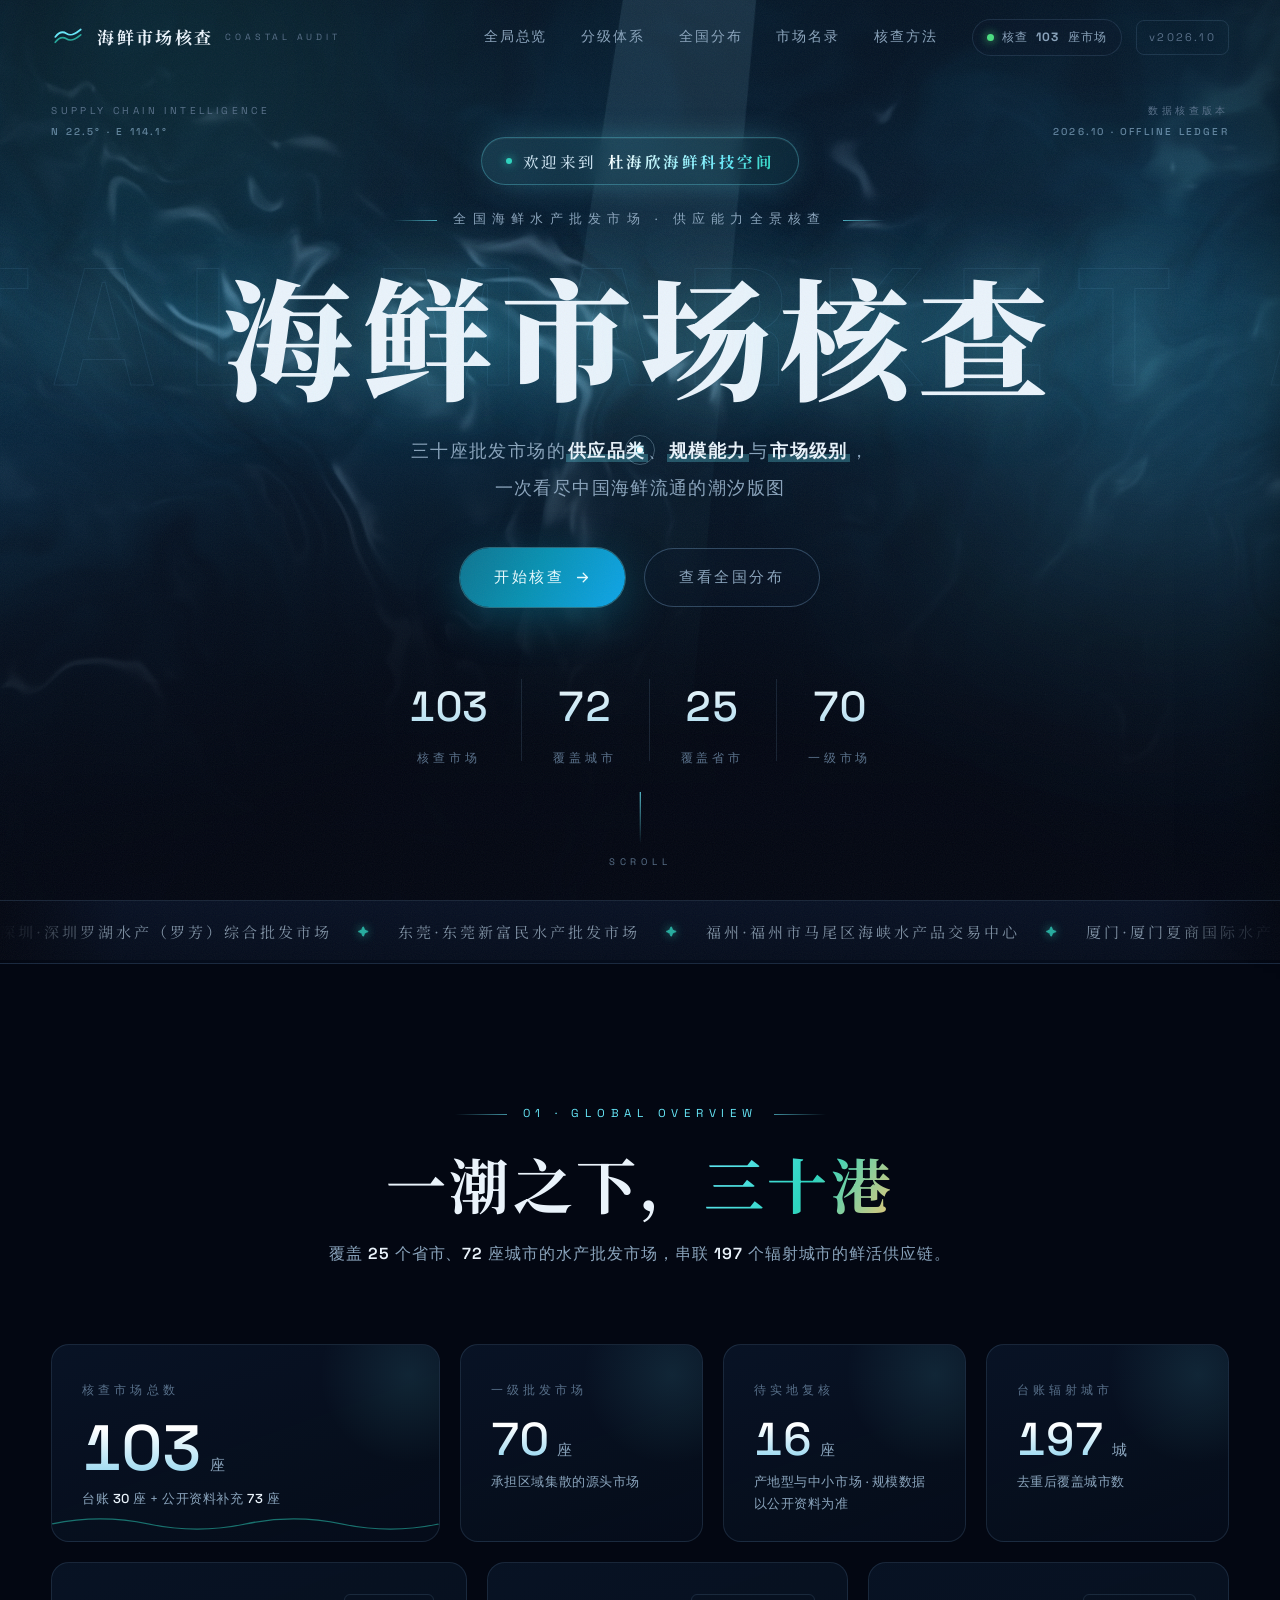
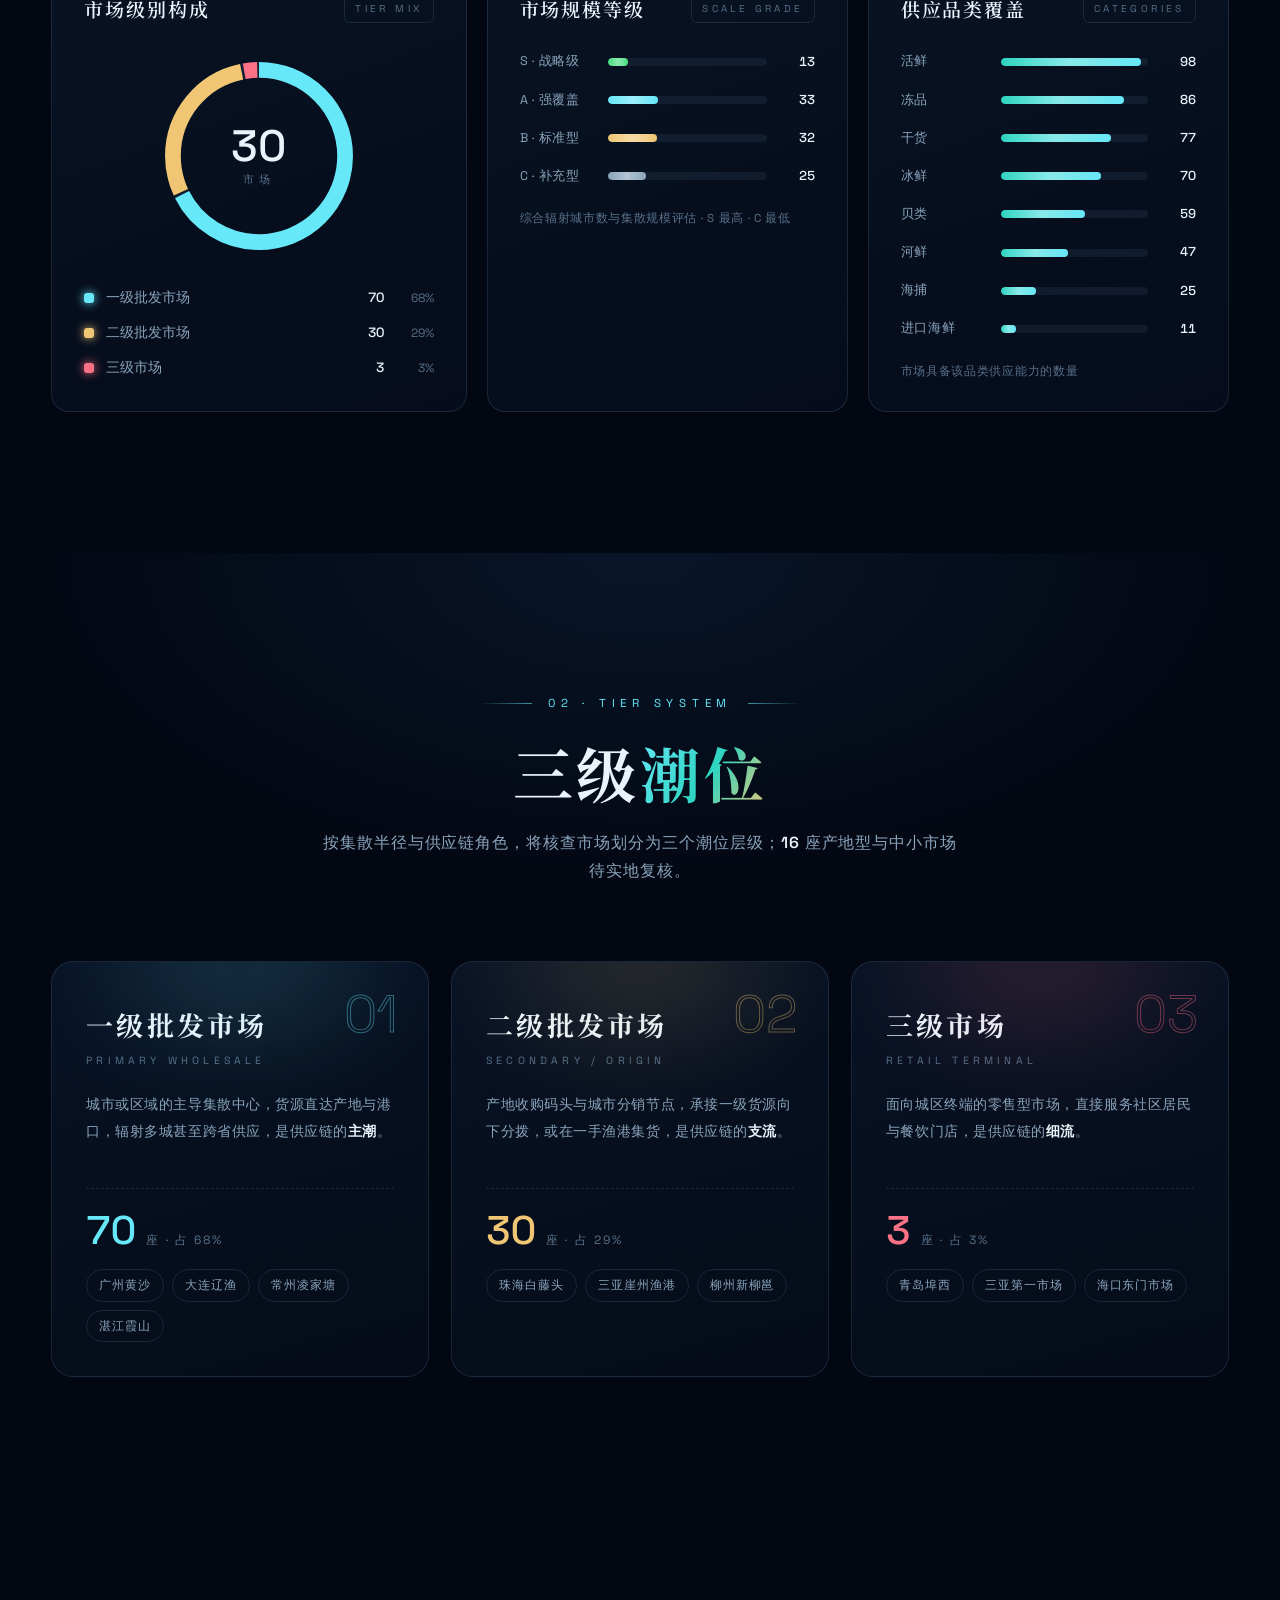
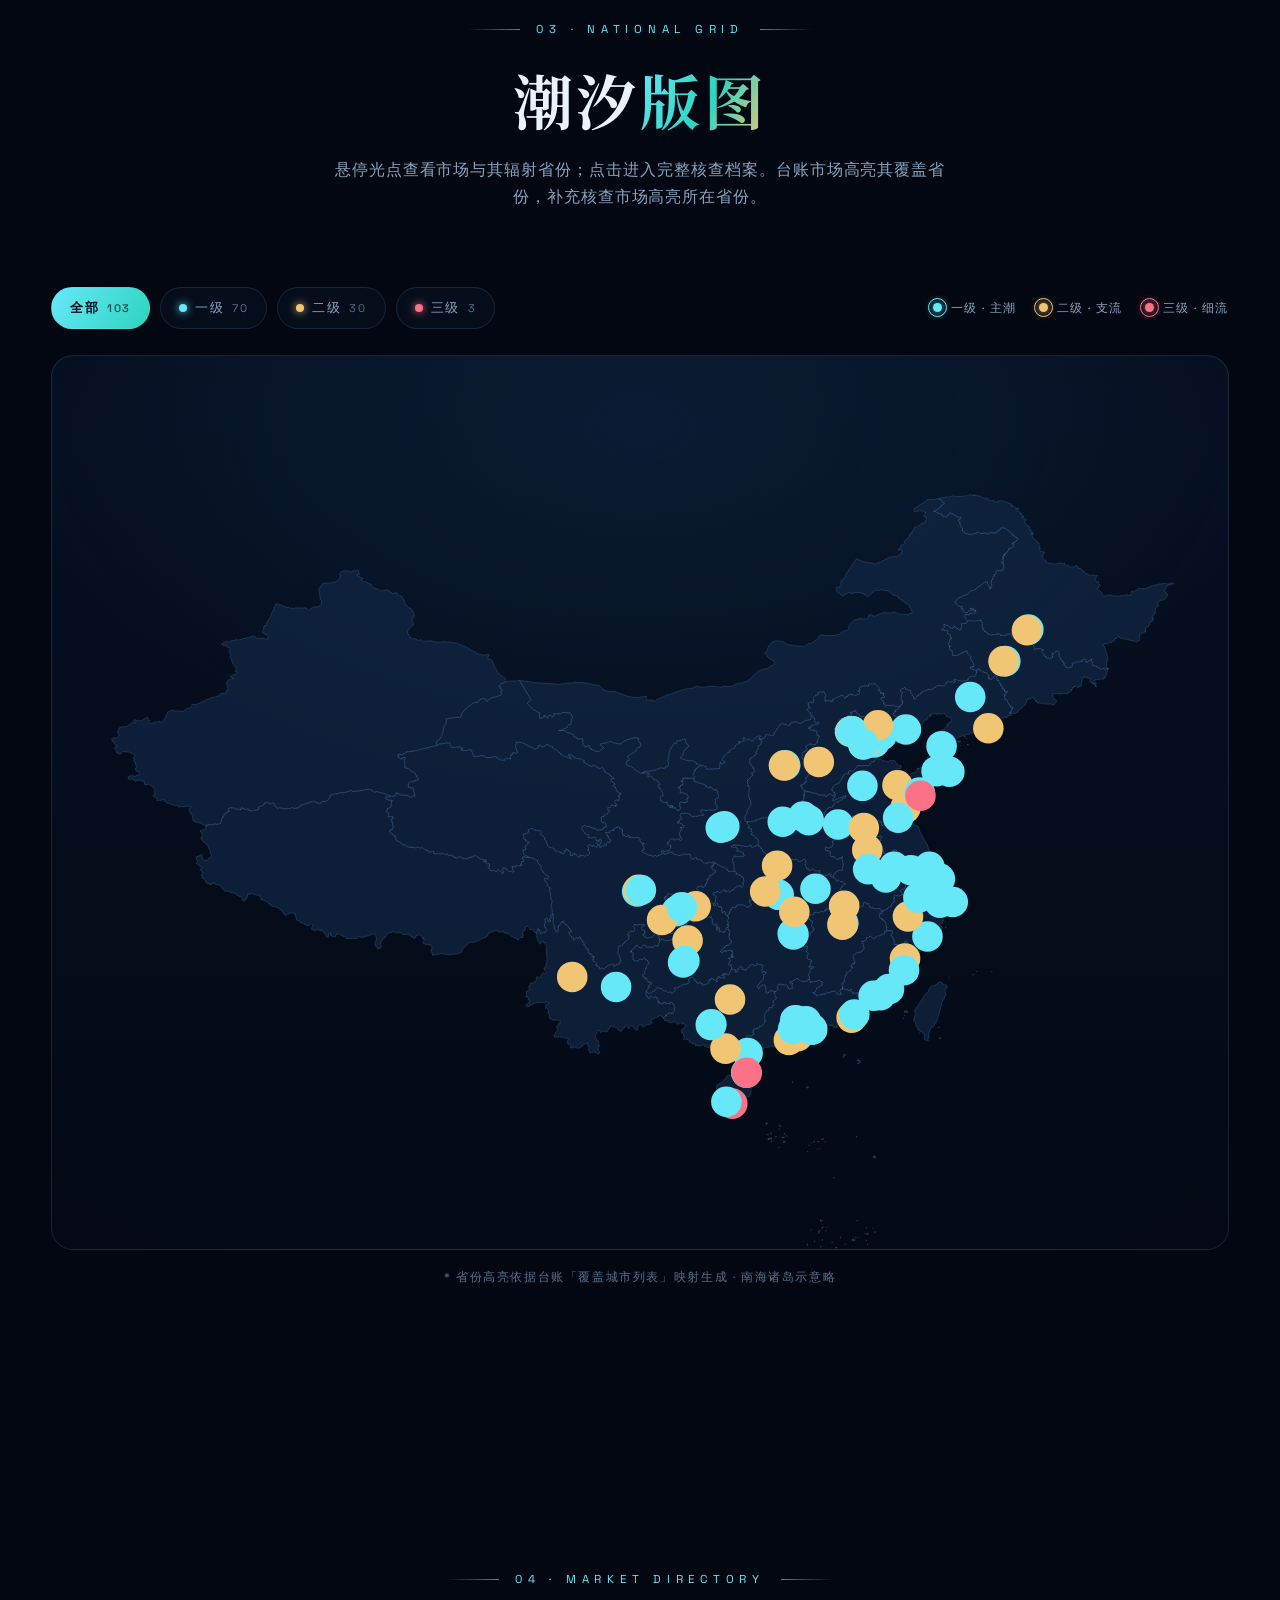
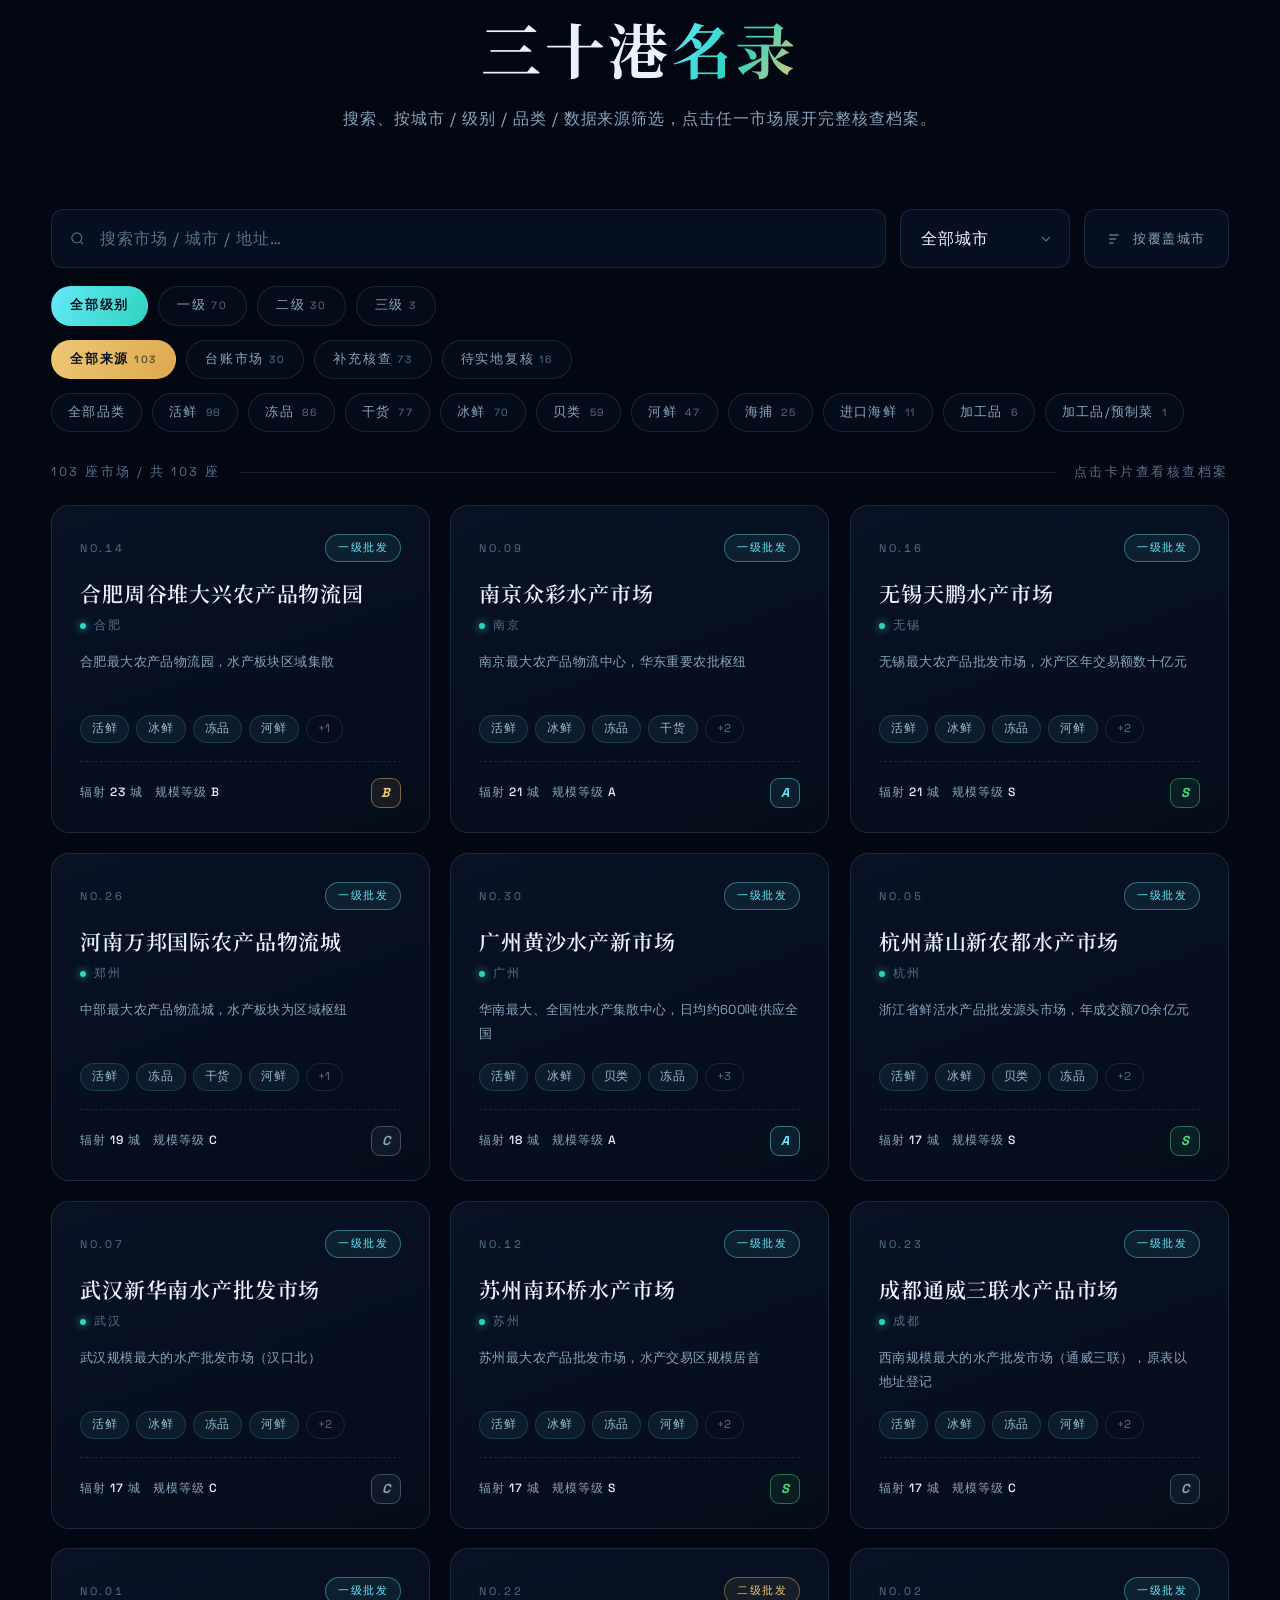
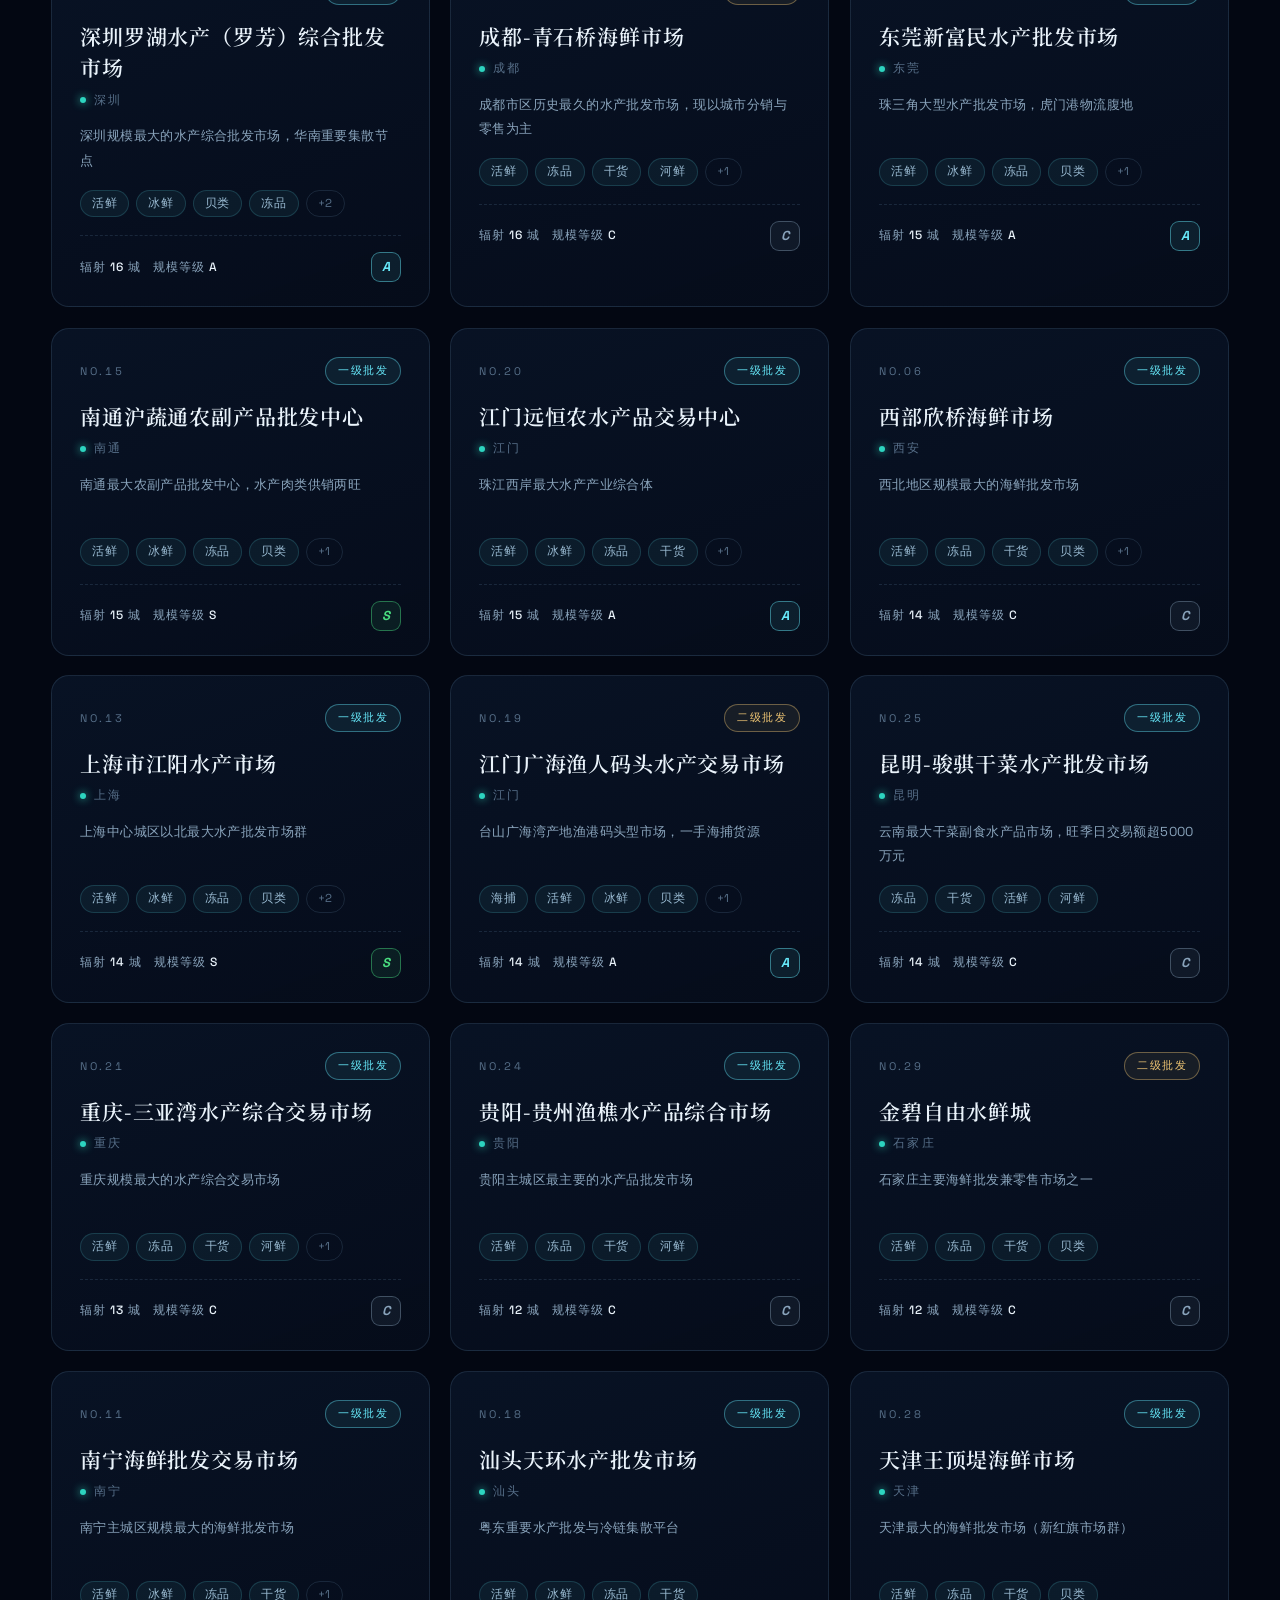
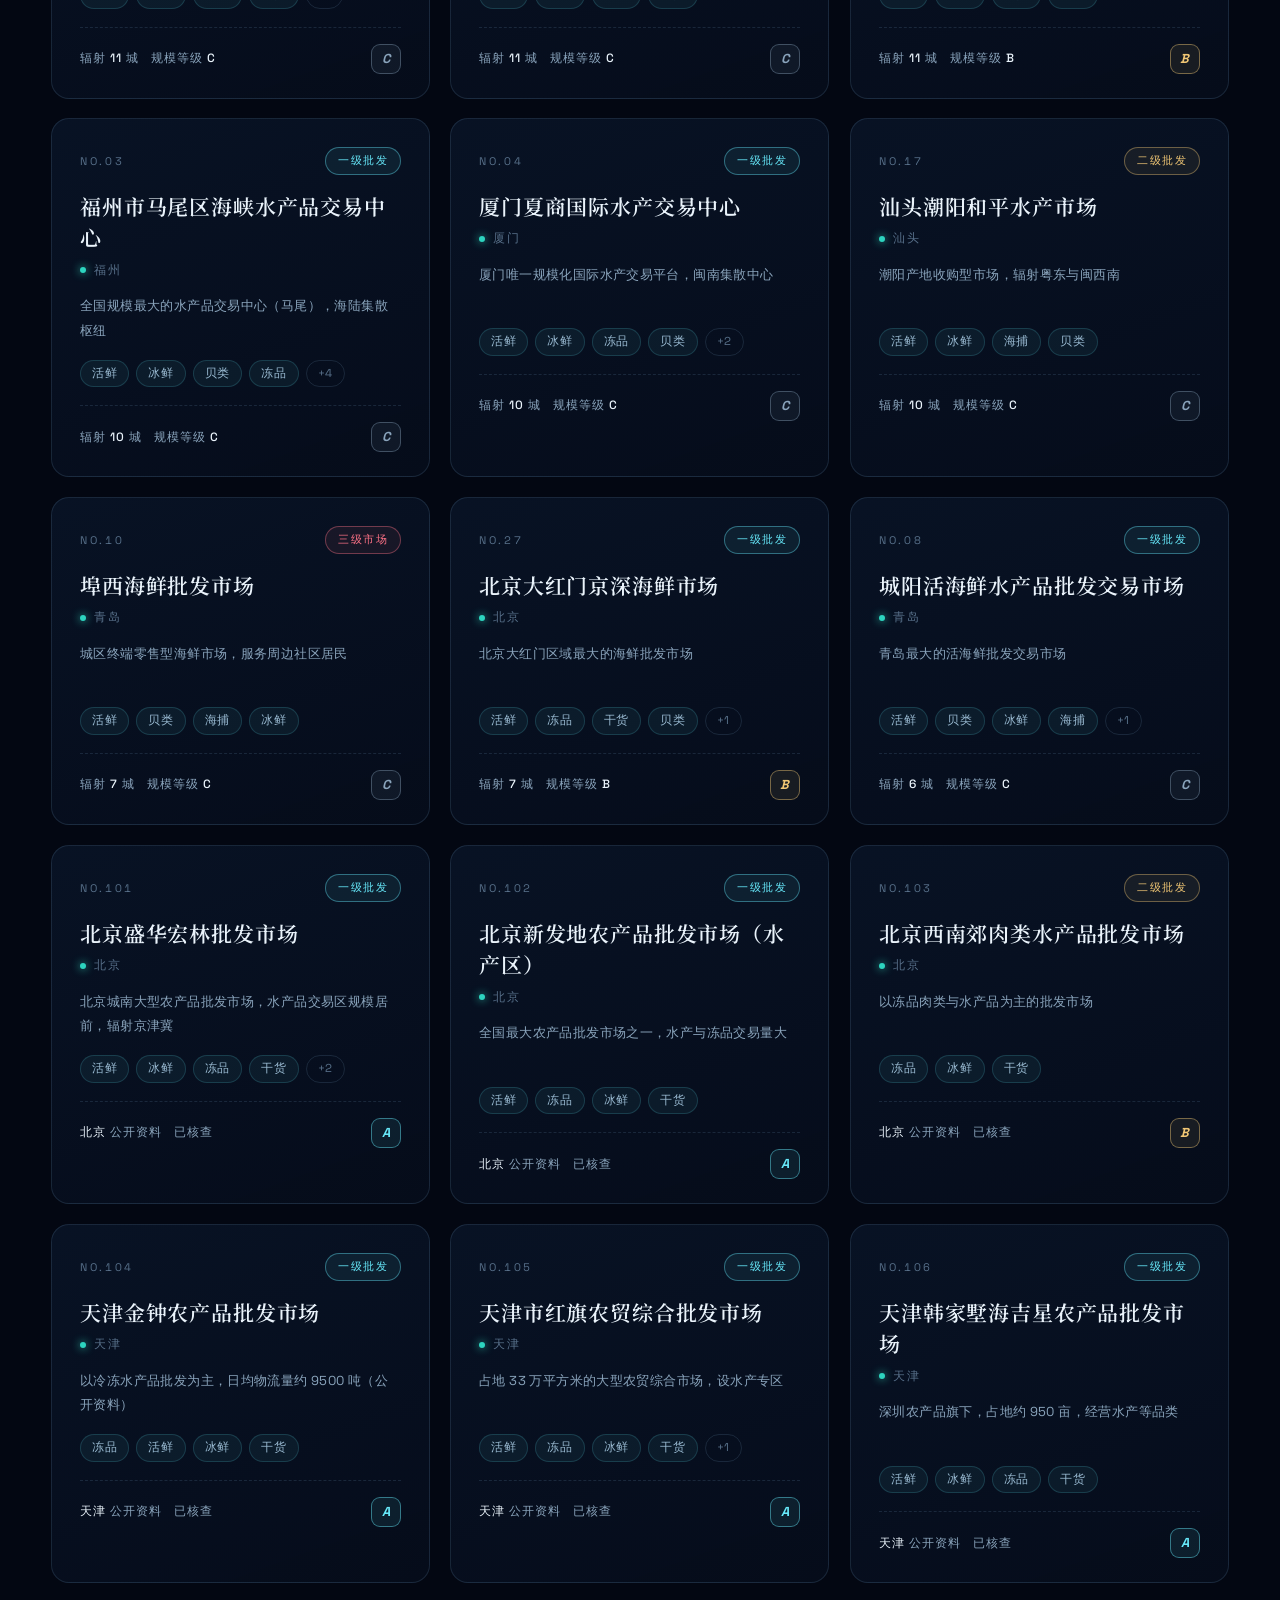
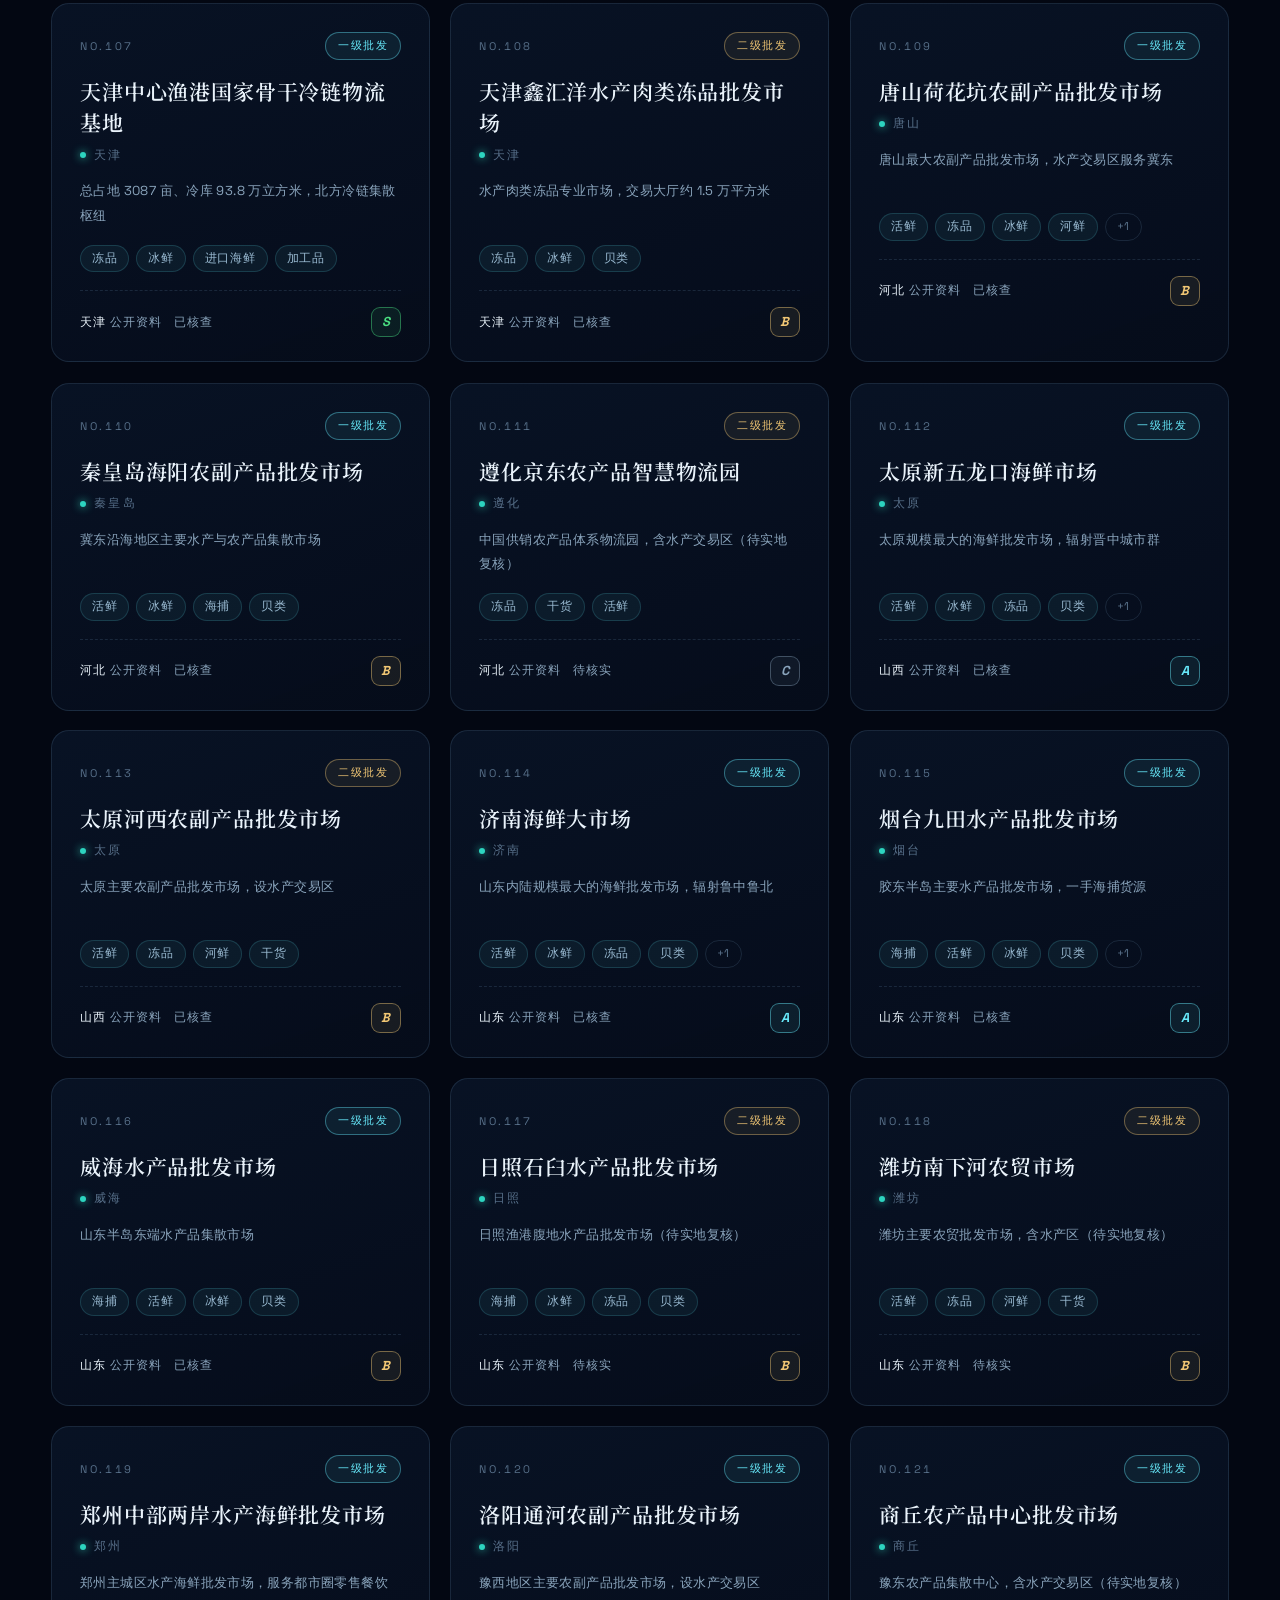
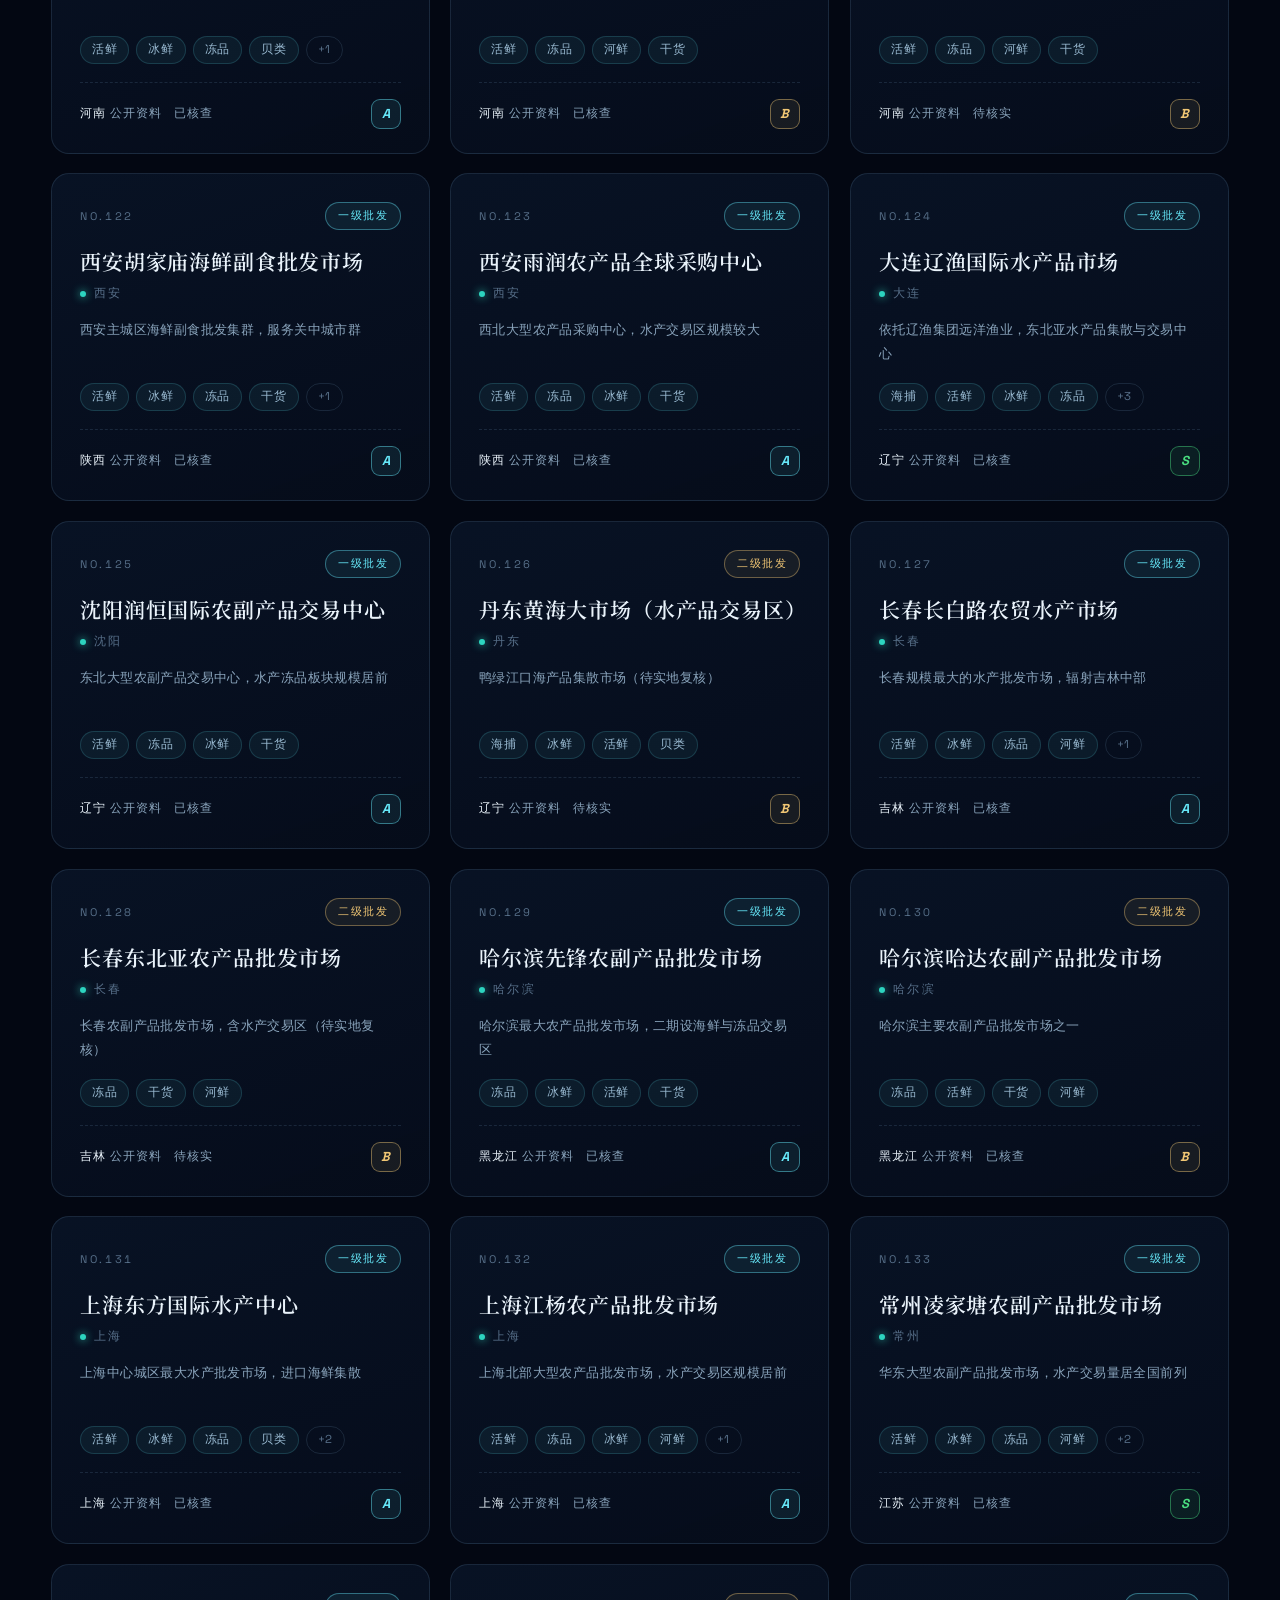
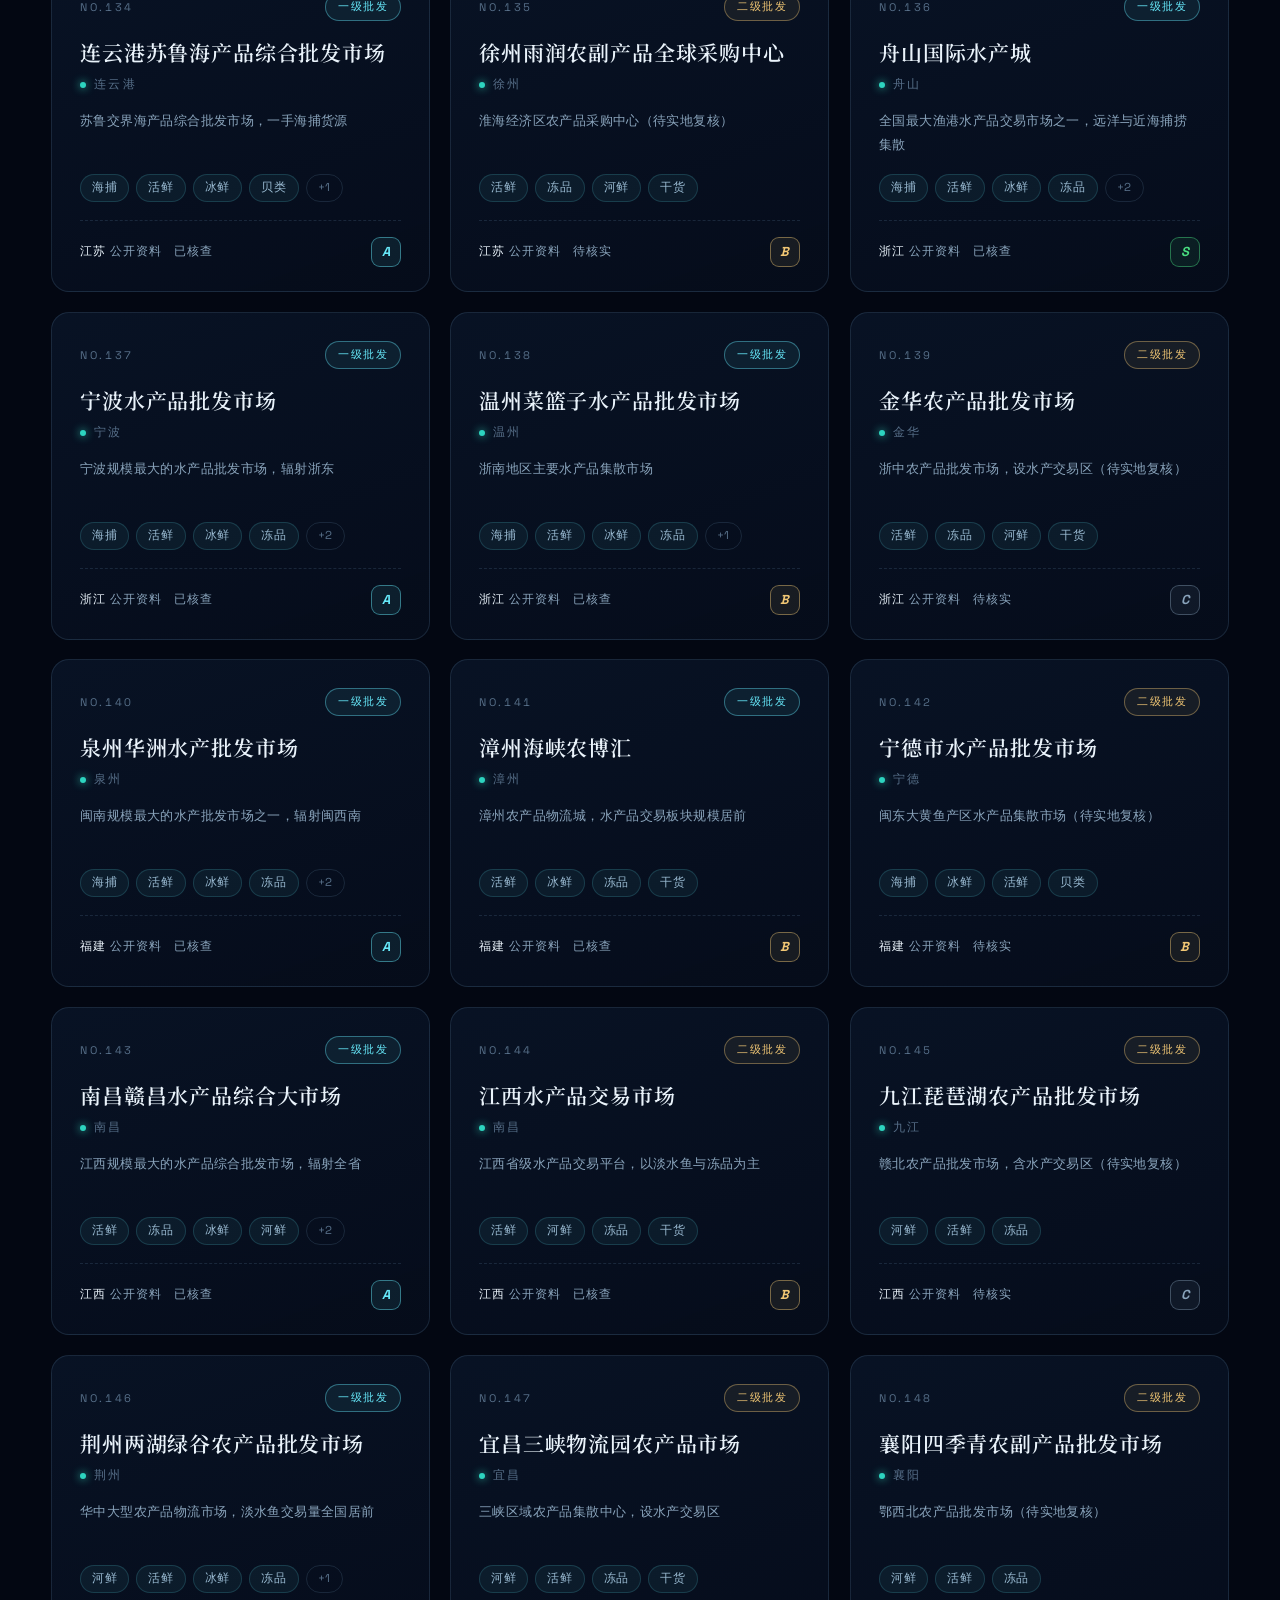
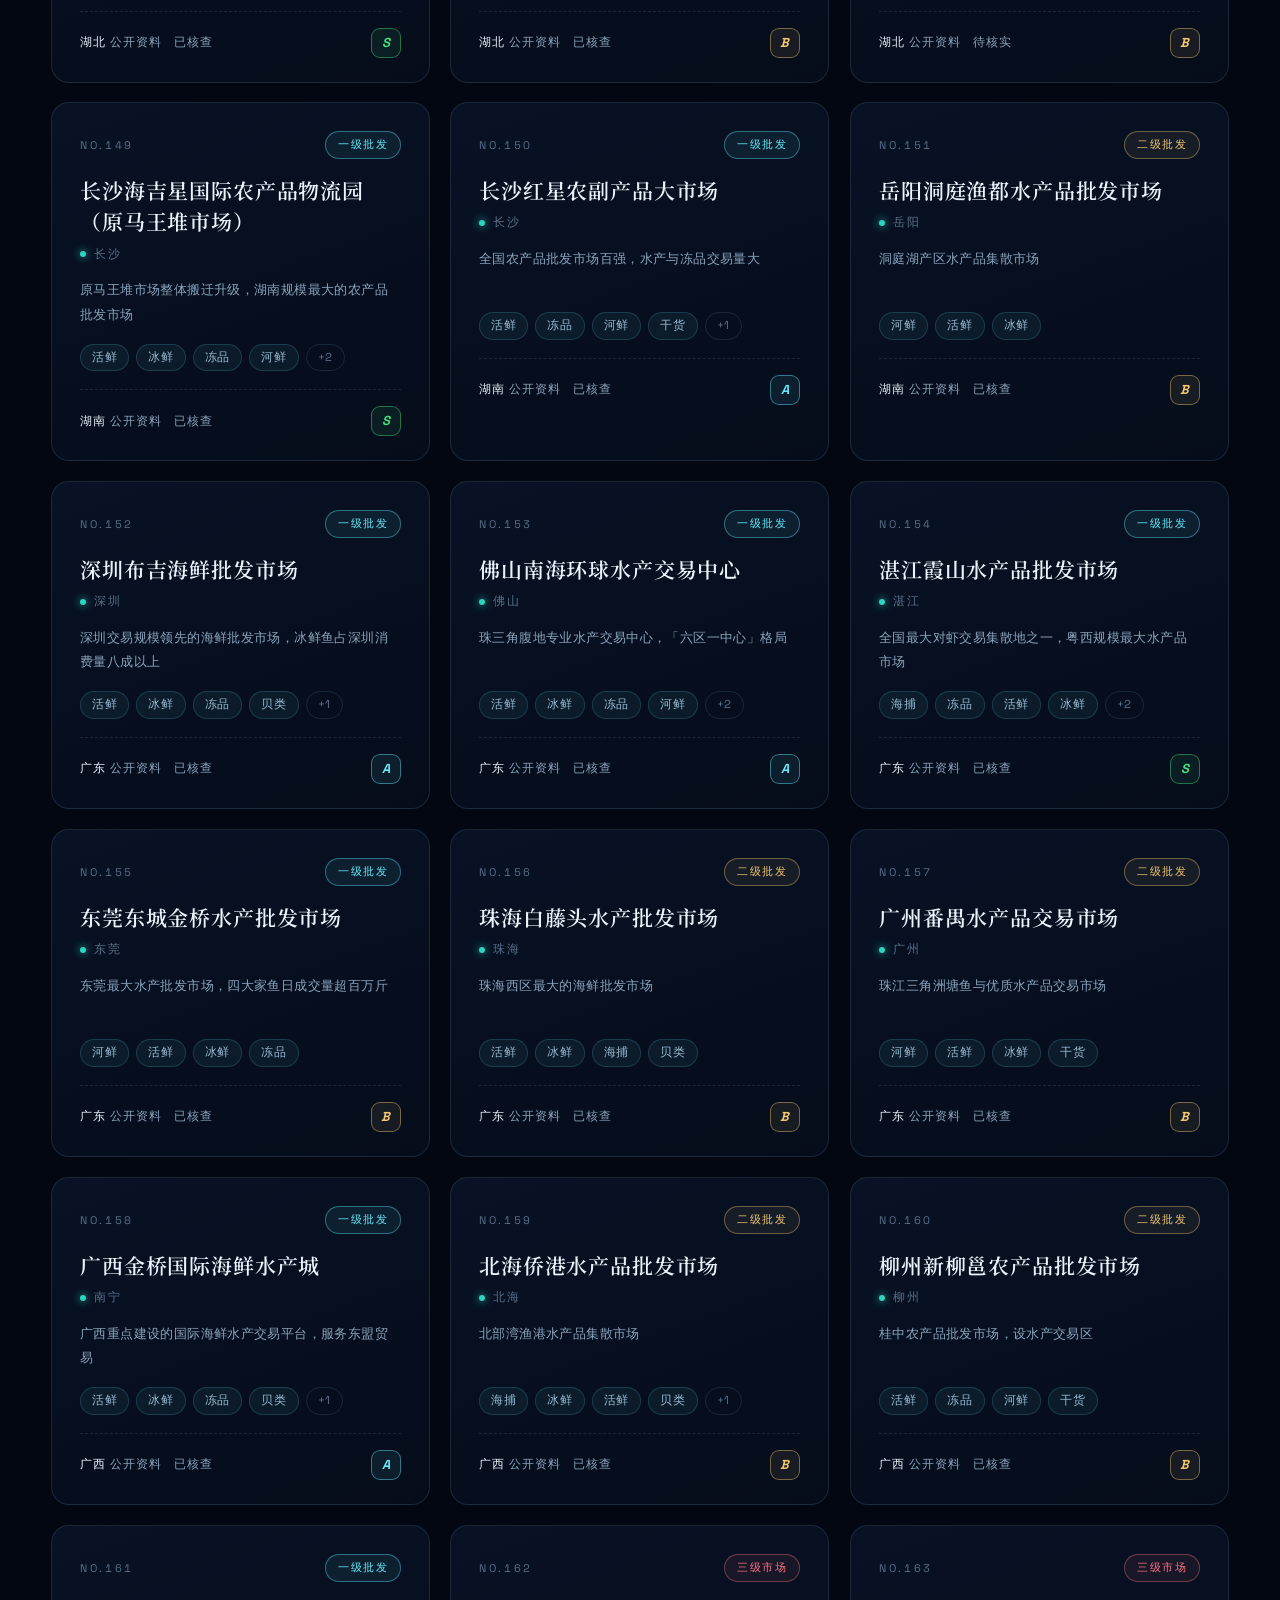
<file: index.html>
<!doctype html>
<html lang="zh-CN">
<head>
<meta charset="utf-8">
<meta name="viewport" content="width=device-width, initial-scale=1, viewport-fit=cover">
<title>海鲜市场核查 · 全国海鲜水产批发市场供应能力全景</title>
<meta name="description" content="全国 30 座海鲜水产批发市场核查：供应品类、规模能力与市场级别全景可视化。">
<meta name="theme-color" content="#030712">
<meta property="og:title" content="海鲜市场核查 · 全国海鲜水产批发市场供应能力全景">
<meta property="og:description" content="30 座批发市场 · 供应品类 / 规模能力 / 市场级别全景可视化核查。">
<meta property="og:type" content="website">
<link rel="icon" href="data:image/svg+xml,%3Csvg xmlns='http://www.w3.org/2000/svg' viewBox='0 0 64 64'%3E%3Crect width='64' height='64' rx='14' fill='%23050d1c'/%3E%3Cpath d='M12 34c6-8 12-10 18-6s12 2 20-8' stroke='%2367e8f9' stroke-width='4' fill='none' stroke-linecap='round'/%3E%3Cpath d='M12 42c6-8 12-10 18-6s12 2 20-8' stroke='%232dd4bf' stroke-width='4' fill='none' stroke-linecap='round' opacity='.7'/%3E%3C/svg%3E">
<link rel="preconnect" href="https://fonts.googleapis.com">
<link rel="preconnect" href="https://fonts.gstatic.com" crossorigin>
<link href="https://fonts.googleapis.com/css2?family=Noto+Serif+SC:wght@400;500;600;700;900&family=Space+Grotesk:wght@300;400;500;600;700&display=swap" rel="stylesheet">
<link rel="stylesheet" href="assets/css/style.css?v=20260808c">
</head>
<body class="is-loading">
<noscript><style>.reveal,.reveal-hero,.hero-title .ch{opacity:1!important;transform:none!important;filter:none!important}#preloader{display:none!important}</style></noscript>
<div id="grain" aria-hidden="true"></div>
<div id="cursor-dot" aria-hidden="true"></div>
<div id="cursor-ring" aria-hidden="true"></div>
<div id="progress" aria-hidden="true"><i></i></div>

<!-- ══════════ 预加载 ══════════ -->
<div id="preloader" aria-hidden="true">
  <div class="pre-bg" aria-hidden="true"></div>
  <div class="pre-inner">
    <div class="pre-mark">
      <svg viewBox="0 0 64 64"><path d="M8 30c7-9 14-11 21-6.5S43 27 56 16" /><path d="M8 40c7-9 14-11 21-6.5S43 37 56 26" /></svg>
    </div>
    <h2 class="pre-welcome">欢迎来到<i>「</i><b>杜海欣海鲜科技空间</b><i>」</i></h2>
    <p class="pre-sub">海鲜水产批发市场 · 供应能力全景核查</p>
    <div class="pre-num"><span id="pre-count">0</span><em>%</em></div>
    <div class="pre-line"><i></i></div>
    <p class="pre-label">正在校准潮汐数据…</p>
  </div>
  <button class="pre-skip" id="pre-skip" type="button">跳过片头 · SKIP</button>
</div>

<!-- ══════════ 导航 ══════════ -->
<header id="nav">
  <a class="brand" href="#hero" data-hover>
    <svg viewBox="0 0 64 64"><path d="M8 30c7-9 14-11 21-6.5S43 27 56 16" /><path d="M8 40c7-9 14-11 21-6.5S43 37 56 26" /></svg>
    <span class="brand-cn">海鲜市场核查</span>
    <span class="brand-en">COASTAL&nbsp;AUDIT</span>
  </a>
  <nav class="nav-links" aria-label="主导航">
    <a href="#overview" data-hover>全局总览</a>
    <a href="#tiers" data-hover>分级体系</a>
    <a href="#map" data-hover>全国分布</a>
    <a href="#directory" data-hover>市场名录</a>
    <a href="#method" data-hover>核查方法</a>
  </nav>
  <div class="nav-right">
    <span class="nav-badge"><i></i>核查 <b data-metric-text="markets">103</b> 座市场</span>
    <button class="nav-ver" data-hover>v2026.10</button>
  </div>
</header>

<main>
<!-- ══════════ HERO ══════════ -->
<section id="hero">
  <canvas id="ocean" aria-hidden="true"></canvas>
  <div class="hero-veil"></div>
  <div class="aurora a1" aria-hidden="true"></div>
  <div class="aurora a2" aria-hidden="true"></div>
  <div class="shaft" aria-hidden="true"></div>

  <div class="hero-hud hud-tl" aria-hidden="true">
    <span>SUPPLY CHAIN INTELLIGENCE</span><b>N 22.5° · E 114.1°</b>
  </div>
  <div class="hero-hud hud-tr" aria-hidden="true">
    <span>数据核查版本</span><b>2026.10 · OFFLINE LEDGER</b>
  </div>

  <div class="hero-content">
    <p class="hero-welcome reveal-hero" style="--d:0s">欢迎来到<b>杜海欣海鲜科技空间</b></p>
    <p class="hero-eyebrow reveal-hero" style="--d:.05s"><i></i>全国海鲜水产批发市场 · 供应能力全景核查<i></i></p>
    <h1 class="hero-title" id="hero-title" aria-label="海鲜市场核查">海鲜市场核查</h1>
    <p class="hero-sub reveal-hero" style="--d:.25s">三十座批发市场的<b>供应品类</b>、<b>规模能力</b>与<b>市场级别</b>，<br class="br-d">一次看尽中国海鲜流通的潮汐版图</p>
    <div class="hero-cta reveal-hero" style="--d:.4s">
      <a class="btn btn-primary magnetic" href="#overview" data-hover><span>开始核查</span><svg viewBox="0 0 24 24"><path d="M5 12h14M13 6l6 6-6 6"/></svg></a>
      <a class="btn btn-ghost magnetic" href="#map" data-hover><span>查看全国分布</span></a>
    </div>
    <div class="hero-stats reveal-hero" style="--d:.55s">
      <div class="hs"><b data-count="30" data-metric="markets">0</b><span>核查市场</span></div>
      <div class="hs"><b data-count="26" data-metric="cities">0</b><span>覆盖城市</span></div>
      <div class="hs"><b data-count="25" data-metric="provs">0</b><span>覆盖省市</span></div>
      <div class="hs"><b data-count="70" data-metric="tier1">0</b><span>一级市场</span></div>
    </div>
  </div>

  <div class="scroll-cue" aria-hidden="true"><span></span><em>SCROLL</em></div>
</section>

<!-- ══════════ 滚动横幅 ══════════ -->
<div class="marquee" aria-hidden="true">
  <div class="marquee-track" id="marquee-track"></div>
</div>

<!-- ══════════ 全局总览 ══════════ -->
<section id="overview" class="section">
  <header class="sec-head reveal">
    <p class="sec-kicker"><i></i>01 · GLOBAL OVERVIEW<i></i></p>
    <h2 class="sec-title">一潮之下，<em>三十港</em></h2>
    <p class="sec-sub">覆盖 <b data-metric-text="provs">25</b> 个省市、<b data-metric-text="cities">43</b> 座城市的水产批发市场，串联 <b data-metric-text="coverage">197</b> 个辐射城市的鲜活供应链。</p>
  </header>

  <div class="kpi-grid">
    <article class="kpi kpi-big reveal" style="--d:0s">
      <span class="kpi-label">核查市场总数</span>
      <div class="kpi-num"><b data-count="103" data-metric="markets">0</b><i>座</i></div>
      <p>台账 <b data-metric-text="ledger">30</b> 座 + 公开资料补充 <b data-metric-text="extra">73</b> 座</p>
      <svg class="kpi-wave" viewBox="0 0 200 40" preserveAspectRatio="none"><path d="M0 20 Q 25 8 50 20 T 100 20 T 150 20 T 200 20" /></svg>
    </article>
    <article class="kpi reveal" style="--d:.08s">
      <span class="kpi-label">一级批发市场</span>
      <div class="kpi-num sm"><b data-count="25" data-metric="tier1">0</b><i>座</i></div>
      <p>承担区域集散的源头市场</p>
    </article>
    <article class="kpi reveal" style="--d:.16s">
      <span class="kpi-label">待实地复核</span>
      <div class="kpi-num sm"><b data-count="16" data-metric="pending">0</b><i>座</i></div>
      <p>产地型与中小市场 · 规模数据以公开资料为准</p>
    </article>
    <article class="kpi reveal" style="--d:.24s">
      <span class="kpi-label">台账辐射城市</span>
      <div class="kpi-num sm"><b data-count="197" data-metric="coverage">0</b><i>城</i></div>
      <p>去重后覆盖城市数</p>
    </article>
  </div>

  <div class="ov-row">
    <article class="panel chart-panel reveal">
      <header class="panel-head"><h3>市场级别构成</h3><span class="panel-tag">TIER MIX</span></header>
      <div class="donut-wrap">
        <svg class="donut" viewBox="0 0 200 200" aria-hidden="true">
          <circle class="donut-bg" cx="100" cy="100" r="82"/>
          <circle class="donut-seg seg1" cx="100" cy="100" r="82"/>
          <circle class="donut-seg seg2" cx="100" cy="100" r="82"/>
          <circle class="donut-seg seg3" cx="100" cy="100" r="82"/>
        </svg>
        <div class="donut-center"><b data-count="30">0</b><span>市场</span></div>
      </div>
      <ul class="legend" id="tier-legend"></ul>
    </article>

    <article class="panel chart-panel reveal">
      <header class="panel-head"><h3>市场规模等级</h3><span class="panel-tag">SCALE GRADE</span></header>
      <div class="bars" id="grade-bars"></div>
      <p class="chart-note">综合辐射城市数与集散规模评估 · S 最高 · C 最低</p>
    </article>

    <article class="panel chart-panel reveal">
      <header class="panel-head"><h3>供应品类覆盖</h3><span class="panel-tag">CATEGORIES</span></header>
      <div class="bars thin" id="cat-bars"></div>
      <p class="chart-note">市场具备该品类供应能力的数量</p>
    </article>
  </div>
</section>

<!-- ══════════ 分级体系 ══════════ -->
<section id="tiers" class="section">
  <header class="sec-head reveal">
    <p class="sec-kicker"><i></i>02 · TIER SYSTEM<i></i></p>
    <h2 class="sec-title">三级<em>潮位</em></h2>
    <p class="sec-sub">按集散半径与供应链角色，将核查市场划分为三个潮位层级；<b data-metric-text="pending">16</b> 座产地型与中小市场待实地复核。</p>
  </header>
  <div class="tier-grid">
    <article class="tier-card t1 reveal" style="--d:0s">
      <div class="tc-num">01</div>
      <div class="tc-glow" aria-hidden="true"></div>
      <h3>一级批发市场</h3>
      <p class="tc-en">PRIMARY WHOLESALE</p>
      <p class="tc-desc">城市或区域的主导集散中心，货源直达产地与港口，辐射多城甚至跨省供应，是供应链的<b>主潮</b>。</p>
      <div class="tc-stats"><b data-count="25" data-metric="tier1">0</b><span>座 · 占 <i data-pct="tier1">83</i>%</span></div>
      <div class="tc-tags"><span>广州黄沙</span><span>大连辽渔</span><span>常州凌家塘</span><span>湛江霞山</span></div>
    </article>
    <article class="tier-card t2 reveal" style="--d:.1s">
      <div class="tc-num">02</div>
      <div class="tc-glow" aria-hidden="true"></div>
      <h3>二级批发市场</h3>
      <p class="tc-en">SECONDARY / ORIGIN</p>
      <p class="tc-desc">产地收购码头与城市分销节点，承接一级货源向下分拨，或在一手渔港集货，是供应链的<b>支流</b>。</p>
      <div class="tc-stats"><b data-count="4" data-metric="tier2">0</b><span>座 · 占 <i data-pct="tier2">13</i>%</span></div>
      <div class="tc-tags"><span>珠海白藤头</span><span>三亚崖州渔港</span><span>柳州新柳邕</span></div>
    </article>
    <article class="tier-card t3 reveal" style="--d:.2s">
      <div class="tc-num">03</div>
      <div class="tc-glow" aria-hidden="true"></div>
      <h3>三级市场</h3>
      <p class="tc-en">RETAIL TERMINAL</p>
      <p class="tc-desc">面向城区终端的零售型市场，直接服务社区居民与餐饮门店，是供应链的<b>细流</b>。</p>
      <div class="tc-stats"><b data-count="1" data-metric="tier3">0</b><span>座 · 占 <i data-pct="tier3">3</i>%</span></div>
      <div class="tc-tags"><span>青岛埠西</span><span>三亚第一市场</span><span>海口东门市场</span></div>
    </article>
  </div>
</section>

<!-- ══════════ 全国分布 ══════════ -->
<section id="map" class="section">
  <header class="sec-head reveal">
    <p class="sec-kicker"><i></i>03 · NATIONAL GRID<i></i></p>
    <h2 class="sec-title">潮汐<em>版图</em></h2>
    <p class="sec-sub">悬停光点查看市场与其辐射省份；点击进入完整核查档案。台账市场高亮其覆盖省份，补充核查市场高亮所在省份。</p>
  </header>

  <div class="map-toolbar reveal">
    <div class="map-filters" id="map-filters" role="tablist" aria-label="按级别筛选">
      <button class="mf active" data-tier="0">全部 <em data-metric="markets">103</em></button>
      <button class="mf" data-tier="1"><i class="dot d1"></i>一级 <em data-metric="tier1">70</em></button>
      <button class="mf" data-tier="2"><i class="dot d2"></i>二级 <em data-metric="tier2">30</em></button>
      <button class="mf" data-tier="3"><i class="dot d3"></i>三级 <em data-metric="tier3">3</em></button>
    </div>
    <div class="map-legend">
      <span><i class="pulse p1"></i>一级 · 主潮</span>
      <span><i class="pulse p2"></i>二级 · 支流</span>
      <span><i class="pulse p3"></i>三级 · 细流</span>
    </div>
  </div>

  <div class="map-stage reveal">
    <svg id="map-svg" viewBox="0 0 1000 760" preserveAspectRatio="xMidYMid meet" role="img" aria-label="中国海鲜水产批发市场分布图"></svg>
    <div class="map-tooltip" id="map-tooltip" role="tooltip"></div>
    <div class="map-coverage-note" id="map-cover-note"><i></i>当前显示：<b id="map-cover-name">—</b> 的辐射省份</div>
  </div>
  <p class="map-hint reveal">* 省份高亮依据台账「覆盖城市列表」映射生成 · 南海诸岛示意略</p>
</section>

<!-- ══════════ 市场名录 ══════════ -->
<section id="directory" class="section">
  <header class="sec-head reveal">
    <p class="sec-kicker"><i></i>04 · MARKET DIRECTORY<i></i></p>
    <h2 class="sec-title">三十港<em>名录</em></h2>
    <p class="sec-sub">搜索、按城市 / 级别 / 品类 / 数据来源筛选，点击任一市场展开完整核查档案。</p>
  </header>

  <div class="dir-controls reveal">
    <div class="search-box">
      <svg viewBox="0 0 24 24"><circle cx="11" cy="11" r="7"/><path d="M20 20l-3.5-3.5"/></svg>
      <input id="dir-search" type="search" placeholder="搜索市场 / 城市 / 地址…" autocomplete="off">
    </div>
    <div class="select-box">
      <select id="dir-city" aria-label="按城市筛选">
        <option value="">全部城市</option>
      </select>
      <svg viewBox="0 0 24 24"><path d="M6 9l6 6 6-6"/></svg>
    </div>
    <button class="dir-sort" id="dir-sort" data-hover aria-label="切换排序">
      <svg viewBox="0 0 24 24"><path d="M4 6h13M4 12h9M4 18h5"/></svg><span>按覆盖城市</span>
    </button>
  </div>
  <div class="dir-tiers reveal" id="dir-tier-filters">
    <button class="active" data-tier="0">全部级别</button>
    <button data-tier="1">一级 <em data-metric="tier1">70</em></button>
    <button data-tier="2">二级 <em data-metric="tier2">30</em></button>
    <button data-tier="3">三级 <em data-metric="tier3">3</em></button>
  </div>
  <div class="dir-tiers src reveal" id="dir-source-filters">
    <button class="active" data-src="">全部来源 <em data-metric="markets">103</em></button>
    <button data-src="ledger">台账市场 <em data-metric="ledger">30</em></button>
    <button data-src="research">补充核查 <em data-metric="extra">73</em></button>
    <button data-src="pending">待实地复核 <em data-metric="pending">16</em></button>
  </div>
  <div class="dir-cats reveal" id="dir-cat-filters" aria-label="按品类筛选"></div>

  <div class="dir-meta reveal"><span id="dir-count">30 座市场</span><span class="dir-meta-line"></span><span>点击卡片查看核查档案</span></div>
  <div class="dir-grid" id="dir-grid"></div>
</section>

<!-- ══════════ 核查方法 ══════════ -->
<section id="method" class="section">
  <header class="sec-head reveal">
    <p class="sec-kicker"><i></i>05 · METHODOLOGY<i></i></p>
    <h2 class="sec-title">潮声<em>为证</em></h2>
    <p class="sec-sub">每一条数据都标注来源与置信度，可追溯、可复核。</p>
  </header>
  <div class="method-grid">
    <article class="method-card reveal" style="--d:0s">
      <span class="m-ico">◈</span>
      <h3>台账基础层</h3>
      <p>市场名称、坐标与覆盖城市列表取自《水产批发市场明细》台账，台账数据与页面统计交叉核对一致。</p>
      <em>置信度 · 高</em>
    </article>
    <article class="method-card reveal" style="--d:.1s">
      <span class="m-ico">◉</span>
      <h3>公开资料核查层</h3>
      <p>覆盖 25 个省市的主要批发市场：级别、供应品类与规模数据来自政府公开信息、行业协会与权威媒体报道，逐条标注出处与置信度（高 / 中 / 低）。</p>
      <em>置信度 · 中—高</em>
    </article>
    <article class="method-card reveal" style="--d:.2s">
      <span class="m-ico">◌</span>
      <h3>实地复核层</h3>
      <p>产地型与部分分销市场的规模数据公开资料暂缺，已标注为待核实状态，其级别与品类依据市场类型与区位判断。</p>
      <em>置信度 · 待核实</em>
    </article>
  </div>
  <div class="sources panel reveal">
    <header class="panel-head"><h3>参考来源</h3><span class="panel-tag">SOURCES</span></header>
    <ul class="src-list">
      <li><a href="https://www.gz.gov.cn/ysgz/xwdt/ysdt/content/mpost_10695079.html" target="_blank" rel="noopener">广州市政府 · 黄沙水产中心日均约600吨供应全国</a></li>
      <li><a href="http://www.zjscxh.com/site/site04195/upfile/202506/2025061839684905.pdf" target="_blank" rel="noopener">浙江水产流通与加工协会 · 新农都年成交额70余亿元</a></li>
      <li><a href="https://kunming.cn/news/c/2026-01-31/14015010.shtml" target="_blank" rel="noopener">昆明信息港 · 骏骐市场旺季日交易额超5000万</a></li>
      <li><a href="https://xmapi.jmtv.cn/web/news/content/286690/1?share=1" target="_blank" rel="noopener">江门广电 · 远恒打造珠江西岸最大水产产业综合体</a></li>
      <li><a href="http://news.enorth.com.cn/system/2009/08/11/004156299.shtml" target="_blank" rel="noopener">北方网 · 天津王顶堤（新红旗）年交易额百亿级</a></li>
      <li><a href="https://local.cctv.cn/2025/10/16/ARTI2qile1p2XnLlyhmhyYKW251016.shtml" target="_blank" rel="noopener">央视 · 福州马尾海峡水产品交易中心</a></li>
      <li><a href="http://www.zgnt.net/content/2025-05/03/content_3260394.htm" target="_blank" rel="noopener">南通日报 · 沪蔬通农批市场</a></li>
      <li><a href="https://nyncw.sh.gov.cn/mtbd/20180705/0009-23849.html" target="_blank" rel="noopener">上海市农委 · 上海水产市场布局</a></li>
      <li><a href="https://www.sina.cn/news/article/comos_nisinhk7818754.html" target="_blank" rel="noopener">公开资料 · 石家庄四大海鲜市场对比</a></li>
      <li><a href="http://static.nfapp.southcn.com/content/201706/11/c475559.html" target="_blank" rel="noopener">南方+ · 广东知名水产批发市场盘点</a></li>
      <li><a href="https://www.maigoo.com/top/437723.html" target="_blank" rel="noopener">买购网 · 天津十大海鲜批发市场（2026）</a></li>
      <li><a href="https://www.maigoo.com/top/3DMNOTQ1.html" target="_blank" rel="noopener">买购网 · 安徽十大海鲜批发市场</a></li>
      <li><a href="https://www.maigoo.com/top/4DMNNzU1.html" target="_blank" rel="noopener">买购网 · 湖南十大水产批发市场</a></li>
      <li><a href="https://www.lfg.com.cn/Product/Content.aspx?ProductId=314" target="_blank" rel="noopener">辽渔集团 · 大连辽渔国际水产品市场</a></li>
      <li><a href="https://m.gmw.cn/2025-02/28/content_37876144.htm" target="_blank" rel="noopener">光明网 · 舟山国际水产城</a></li>
      <li><a href="https://moment.rednet.cn/content/646856/68/14572721.html" target="_blank" rel="noopener">红网 · 长沙 4 家市场入榜全国农产品批发市场行业榜</a></li>
      <li><a href="https://www.my399.com/2026/05-11/q19yj4x1.html" target="_blank" rel="noopener">哈尔滨新闻网 · 先锋农批市场二期海鲜冻品交易区</a></li>
      <li><a href="https://www.moa.gov.cn/xw/qg/201409/t20140930_4070471.htm" target="_blank" rel="noopener">农业农村部 · 大连冰鲜贝类交易大厅开张</a></li>
      <li><a href="https://www.sina.cn/gc/article/nitqkpm2267388.html" target="_blank" rel="noopener">公开资料 · 大连三大海鲜市场实测对比</a></li>
    </ul>
  </div>
</section>
</main>

<footer id="footer">
  <div class="foot-brand">
    <svg viewBox="0 0 64 64"><path d="M8 30c7-9 14-11 21-6.5S43 27 56 16" /><path d="M8 40c7-9 14-11 21-6.5S43 37 56 26" /></svg>
    <div><b>海鲜市场核查</b><span>COASTAL MARKET AUDIT · 2026</span><span class="foot-org">杜海欣海鲜科技空间 · 出品</span></div>
  </div>
  <p>数据基于台账明细与公开资料整理 · 级别与规模结论供内部选址决策参考，正式决策前建议实地复核。</p>
  <p class="foot-copy">© 2026 · 潮汐之下，鲜味有源</p>
</footer>

<!-- ══════════ 市场档案抽屉 ══════════ -->
<div id="drawer-backdrop" aria-hidden="true"></div>
<aside id="drawer" role="dialog" aria-modal="true" aria-labelledby="drawer-title">
  <button class="drawer-close" id="drawer-close" aria-label="关闭" data-hover>
    <svg viewBox="0 0 24 24"><path d="M5 5l14 14M19 5L5 19"/></svg>
  </button>
  <div class="drawer-body" id="drawer-body"></div>
</aside>

<button id="toTop" aria-label="回到顶部" data-hover><svg viewBox="0 0 24 24"><path d="M12 19V5M6 11l6-6 6 6"/></svg></button>

<script src="assets/js/china-geo.js?v=20260808c"></script>
<script src="assets/js/data.js?v=20260808c"></script>
<script src="assets/js/data-extra.js?v=20260808c"></script>
<script src="assets/js/ocean.js?v=20260808c"></script>
<script src="assets/js/app.js?v=20260808c"></script>
</body>
</html>
</file>
<file: assets/css/style.css>
/* ═══════════════════════════════════════════════════════════════
   海鲜市场核查 · Coastal Market Audit
   设计语言：深海夜色 × 生物荧光 × 潮汐光影
   ═══════════════════════════════════════════════════════════════ */

:root{
  --bg:#030712; --bg2:#050d1c; --bg3:#081226;
  --panel:rgba(10,24,44,.5); --panel-solid:#0a1626;
  --line:rgba(140,190,235,.14); --line-strong:rgba(140,190,235,.3);
  --text:#eaf3fb; --muted:#8aa4bc; --dim:#58708a;
  --cyan:#67e8f9; --teal:#2dd4bf; --jade:#4ade80; --gold:#f0c674; --coral:#fb7185;
  --t1:#67e8f9; --t2:#f0c674; --t3:#fb7185;
  --grade-s:#4ade80; --grade-a:#67e8f9; --grade-b:#f0c674; --grade-c:#8aa4bc;
  --serif:"Noto Serif SC","Songti SC","STSong","SimSun",serif;
  --sans:"Space Grotesk","PingFang SC","Hiragino Sans GB","Microsoft YaHei",sans-serif;
  --ease:cubic-bezier(.22,1,.36,1);
  --ease-io:cubic-bezier(.65,.05,.36,1);
  --maxw:1280px;
  --nav-h:76px;
  --r:18px;
}

/* ---------- reset ---------- */
*,*::before,*::after{box-sizing:border-box;margin:0;padding:0}
html{scroll-behavior:smooth;-webkit-text-size-adjust:100%}
body{
  background:var(--bg);color:var(--text);
  font-family:var(--sans);font-size:16px;line-height:1.7;
  overflow-x:hidden;min-height:100vh;
  -webkit-font-smoothing:antialiased;text-rendering:optimizeLegibility;
}
body.is-loading{overflow:hidden}
img,svg,canvas{display:block;max-width:100%}
a{color:inherit;text-decoration:none}
button{font:inherit;color:inherit;background:none;border:0;cursor:pointer}
input,select{font:inherit;color:inherit}
ul,ol{list-style:none}
::selection{background:rgba(103,232,249,.28);color:#fff}
:focus-visible{outline:2px solid var(--cyan);outline-offset:3px;border-radius:6px}

/* 滚动条 */
::-webkit-scrollbar{width:10px}
::-webkit-scrollbar-track{background:#050b16}
::-webkit-scrollbar-thumb{background:linear-gradient(180deg,#123, #1b3a55);border-radius:8px;border:2px solid #050b16}
::-webkit-scrollbar-thumb:hover{background:#24567c}

/* ---------- 胶片颗粒 ---------- */
#grain{
  position:fixed;inset:-60px;z-index:2000;pointer-events:none;opacity:.055;
  background-image:url("data:image/svg+xml,%3Csvg xmlns='http://www.w3.org/2000/svg' width='240' height='240'%3E%3Cfilter id='n'%3E%3CfeTurbulence type='fractalNoise' baseFrequency='0.9' numOctaves='2' stitchTiles='stitch'/%3E%3C/filter%3E%3Crect width='100%25' height='100%25' filter='url(%23n)'/%3E%3C/svg%3E");
  animation:grain 7s steps(8) infinite;
}
@keyframes grain{
  0%,100%{transform:translate(0,0)}12.5%{transform:translate(-24px,14px)}
  25%{transform:translate(18px,-20px)}37.5%{transform:translate(-12px,-26px)}
  50%{transform:translate(26px,10px)}62.5%{transform:translate(-20px,24px)}
  75%{transform:translate(14px,-12px)}87.5%{transform:translate(-26px,-8px)}
}

/* ---------- 自定义光标（精致版） ----------
   仅在精确指针设备启用；has-cursor 类由 JS 注入，JS 失效自动回退系统箭头 */
@media(pointer:fine){
  html.has-cursor,html.has-cursor body,html.has-cursor a,html.has-cursor button,
  html.has-cursor .dir-card,html.has-cursor .mk,html.has-cursor select,
  html.has-cursor [data-hover],html.has-cursor .mf,html.has-cursor .dw-cover-more{cursor:none}
  html.has-cursor input,html.has-cursor textarea{cursor:text}
}
#cursor-dot,#cursor-ring{position:fixed;top:0;left:0;z-index:3000;pointer-events:none;border-radius:50%;
  will-change:transform;transition:opacity .3s var(--ease),border-color .35s var(--ease),background .35s var(--ease)}
#cursor-dot{width:6px;height:6px;background:#fff;
  box-shadow:0 0 0 1px rgba(103,232,249,.45),0 0 12px rgba(103,232,249,.7)}
#cursor-ring{width:30px;height:30px;border:1px solid rgba(190,225,245,.3)}
body.cursor-big #cursor-ring{border-color:rgba(103,232,249,.8);background:rgba(103,232,249,.07)}
body.cursor-hide #cursor-dot,body.cursor-hide #cursor-ring{opacity:0}
@media(pointer:coarse){#cursor-dot,#cursor-ring{display:none}}

/* ---------- 阅读进度 ---------- */
#progress{position:fixed;top:0;left:0;right:0;height:2px;z-index:1500;pointer-events:none}
#progress i{display:block;height:100%;width:0;
  background:linear-gradient(90deg,var(--teal),var(--cyan),var(--gold));box-shadow:0 0 14px rgba(103,232,249,.8)}

/* ---------- 片头 / 预加载 ---------- */
#preloader{
  position:fixed;inset:0;z-index:4000;background:#02060f;overflow:hidden;
  display:flex;flex-direction:column;align-items:center;justify-content:center;
  clip-path:inset(0 0 0 0);transition:clip-path 1.05s var(--ease),opacity .7s ease .35s,visibility .7s;
}
#preloader.done{clip-path:inset(0 0 100% 0);opacity:0;visibility:hidden;pointer-events:none}
.pre-bg{position:absolute;inset:0;pointer-events:none;
  background:
    radial-gradient(60% 45% at 50% 42%,rgba(20,70,105,.55),transparent 70%),
    radial-gradient(45% 35% at 18% 78%,rgba(45,212,191,.16),transparent 72%),
    radial-gradient(45% 35% at 84% 22%,rgba(103,232,249,.13),transparent 72%),
    linear-gradient(180deg,#02060f,#04101f 55%,#02060f)}
.pre-bg::after{content:"";position:absolute;inset:0;opacity:.5;
  background-image:radial-gradient(rgba(150,205,240,.22) 1px,transparent 1px);
  background-size:34px 34px;
  -webkit-mask-image:radial-gradient(60% 55% at 50% 45%,#000,transparent 78%);
  mask-image:radial-gradient(60% 55% at 50% 45%,#000,transparent 78%)}
.pre-inner{position:relative;z-index:2;display:flex;flex-direction:column;align-items:center;
  gap:20px;text-align:center;padding:0 24px;transition:transform 1s var(--ease),opacity .6s ease .2s}
#preloader.done .pre-inner{transform:translateY(-34px);opacity:0}
.pre-mark{width:72px;height:72px;position:relative}
.pre-mark svg{width:100%;height:100%;fill:none;stroke:var(--cyan);stroke-width:3.4;stroke-linecap:round;
  filter:drop-shadow(0 0 14px rgba(103,232,249,.45))}
.pre-mark svg path{stroke-dasharray:120;stroke-dashoffset:120;animation:draw 1.5s var(--ease) .1s forwards}
.pre-mark svg path:last-child{stroke:var(--teal);animation-delay:.35s;opacity:.8}
@keyframes draw{to{stroke-dashoffset:0}}
/* 开场欢迎语 */
.pre-welcome{
  display:flex;align-items:baseline;justify-content:center;flex-wrap:wrap;gap:2px;
  font-family:var(--serif);font-weight:600;font-size:clamp(22px,3.6vw,46px);
  letter-spacing:.1em;color:rgba(236,246,253,.96);line-height:1.45;margin:0;
  opacity:0;transform:translateY(22px) scale(.97);filter:blur(12px);
  animation:preWelcome 1.3s var(--ease) .35s both;
}
.pre-welcome b{
  font-weight:700;background:linear-gradient(110deg,#fff 8%,var(--cyan) 45%,var(--teal) 72%,var(--gold));
  -webkit-background-clip:text;background-clip:text;color:transparent;
  filter:drop-shadow(0 0 30px rgba(103,232,249,.4));
  background-size:220% 100%;animation:preShine 3.4s linear .8s infinite;
}
@keyframes preShine{0%{background-position:0% 50%}100%{background-position:200% 50%}}
.pre-welcome i{font-style:normal;color:rgba(103,232,249,.6);font-weight:400}
@keyframes preWelcome{to{opacity:1;transform:none;filter:blur(0)}}
.pre-sub{
  font-size:clamp(11px,1.2vw,14px);letter-spacing:.48em;color:rgba(150,182,208,.85);
  opacity:0;animation:preSub 1s var(--ease) .85s both;
}
@keyframes preSub{from{opacity:0;transform:translateY(10px);letter-spacing:.7em}to{opacity:1;transform:none;letter-spacing:.48em}}
.pre-skip{position:absolute;right:clamp(20px,4vw,52px);bottom:clamp(22px,4vh,44px);z-index:3;
  font-size:11.5px;letter-spacing:.3em;color:rgba(140,175,200,.7);border:1px solid var(--line);
  padding:10px 20px;border-radius:99px;background:rgba(8,20,38,.5);backdrop-filter:blur(8px);
  transition:.35s;opacity:0;animation:preSub 1s var(--ease) 1.4s both}
.pre-skip:hover{color:var(--cyan);border-color:rgba(103,232,249,.5);box-shadow:0 0 26px -8px rgba(103,232,249,.5)}
.pre-num{font-size:clamp(40px,6vw,64px);font-weight:300;letter-spacing:.06em;display:flex;align-items:baseline;gap:2px}
.pre-num em{font-size:.35em;color:var(--cyan);font-style:normal}
.pre-num span{font-variant-numeric:tabular-nums;min-width:2.2ch;text-align:right}
.pre-line{width:min(340px,62vw);height:1px;background:rgba(140,190,235,.16);overflow:hidden}
.pre-line i{display:block;height:100%;width:0;background:linear-gradient(90deg,var(--teal),var(--cyan));transition:width .2s;
  box-shadow:0 0 12px rgba(103,232,249,.7)}
.pre-label{font-size:12px;letter-spacing:.5em;color:var(--dim);text-transform:uppercase}

/* ---------- 导航 ---------- */
#nav{
  position:fixed;top:0;left:0;right:0;z-index:1000;height:var(--nav-h);
  display:flex;align-items:center;gap:32px;padding:0 clamp(20px,4vw,56px);
  transition:background .5s,backdrop-filter .5s,border-color .5s,transform .5s var(--ease);
  border-bottom:1px solid transparent;
}
#nav.scrolled{background:rgba(3,10,20,.72);backdrop-filter:blur(18px) saturate(1.3);-webkit-backdrop-filter:blur(18px) saturate(1.3);border-color:var(--line)}
#nav.hidden{transform:translateY(-110%)}
.brand{display:flex;align-items:center;gap:12px;margin-right:auto}
.brand svg{width:34px;height:34px;fill:none;stroke:var(--cyan);stroke-width:3.2;stroke-linecap:round}
.brand svg path:last-child{stroke:var(--teal);opacity:.75}
.brand-cn{font-family:var(--serif);font-weight:700;font-size:17px;letter-spacing:.14em}
.brand-en{font-size:9px;letter-spacing:.42em;color:var(--dim);text-transform:uppercase}
.nav-links{display:flex;gap:30px}
.nav-links a{font-size:13.5px;color:var(--muted);letter-spacing:.14em;position:relative;padding:6px 2px;transition:color .3s}
.nav-links a::after{content:"";position:absolute;left:0;bottom:0;height:1px;width:0;background:linear-gradient(90deg,var(--cyan),var(--teal));transition:width .4s var(--ease)}
.nav-links a:hover{color:var(--text)}
.nav-links a:hover::after{width:100%}
.nav-right{display:flex;align-items:center;gap:14px}
.nav-badge{display:flex;align-items:center;gap:8px;font-size:12px;color:var(--muted);letter-spacing:.1em;
  border:1px solid var(--line);padding:7px 14px;border-radius:99px;background:rgba(10,24,44,.4)}
.nav-badge i{width:7px;height:7px;border-radius:50%;background:var(--jade);box-shadow:0 0 10px var(--jade);animation:blink 2.4s infinite}
@keyframes blink{0%,100%{opacity:1}50%{opacity:.35}}
.nav-ver{font-size:11px;letter-spacing:.2em;color:var(--dim);border:1px solid var(--line);padding:7px 12px;border-radius:8px;transition:.3s}
.nav-ver:hover{color:var(--cyan);border-color:var(--cyan)}

/* ---------- HERO ---------- */
#hero{position:relative;min-height:100vh;min-height:100svh;display:flex;align-items:center;justify-content:center;overflow:hidden}
#ocean{position:absolute;inset:0;width:100%;height:100%}
.hero-veil{position:absolute;inset:0;pointer-events:none;
  background:
    radial-gradient(120% 90% at 50% 108%,rgba(3,7,18,.96) 30%,rgba(3,7,18,.55) 58%,rgba(3,7,18,.15) 75%,transparent 100%),
    linear-gradient(180deg,rgba(3,7,18,.66) 0%,rgba(3,7,18,.12) 34%,rgba(3,7,18,.28) 62%,rgba(3,7,18,.92) 96%);
}
.aurora{position:absolute;border-radius:50%;filter:blur(90px);opacity:.5;pointer-events:none;mix-blend-mode:screen}
.a1{width:56vw;height:56vw;left:-14vw;top:-22vw;background:radial-gradient(circle,rgba(45,212,191,.28),transparent 62%);animation:drift1 22s ease-in-out infinite alternate}
.a2{width:52vw;height:52vw;right:-16vw;top:6vw;background:radial-gradient(circle,rgba(103,232,249,.2),transparent 62%);animation:drift2 26s ease-in-out infinite alternate}
@keyframes drift1{to{transform:translate(9vw,7vh) scale(1.12)}}
@keyframes drift2{to{transform:translate(-8vw,-6vh) scale(1.08)}}
.shaft{
  position:absolute;left:50%;top:-30%;width:min(720px,86vw);height:150%;transform:translateX(-50%) rotate(7deg);
  background:linear-gradient(180deg,rgba(160,225,255,.16),rgba(103,232,249,.03) 55%,transparent 78%);
  clip-path:polygon(42% 0,58% 0,64% 100%,36% 100%);mix-blend-mode:screen;animation:shaft 11s ease-in-out infinite alternate;pointer-events:none;
}
@keyframes shaft{from{opacity:.5}to{opacity:.95}}
.hero-hud{position:absolute;top:calc(var(--nav-h) + 26px);display:flex;flex-direction:column;gap:4px;
  font-size:10px;letter-spacing:.34em;color:var(--dim);text-transform:uppercase;pointer-events:none}
.hero-hud b{color:rgba(170,210,240,.55);font-weight:500;letter-spacing:.22em}
.hud-tl{left:clamp(20px,4vw,56px)}
.hud-tr{right:clamp(20px,4vw,56px);text-align:right}
.hero-content{position:relative;z-index:3;text-align:center;padding:calc(var(--nav-h) + 20px) 24px 90px;max-width:1100px}
.hero-eyebrow{display:flex;align-items:center;justify-content:center;gap:16px;
  font-size:12.5px;letter-spacing:.5em;color:var(--muted);text-transform:uppercase}
/* Hero 欢迎徽标 */
.hero-welcome{
  display:inline-flex;align-items:center;gap:11px;padding:10px 24px;border-radius:99px;
  border:1px solid rgba(103,232,249,.3);
  background:linear-gradient(120deg,rgba(103,232,249,.12),rgba(45,212,191,.06));
  font-family:var(--serif);font-size:clamp(12.5px,1.35vw,15.5px);font-weight:500;
  letter-spacing:.16em;color:rgba(216,238,252,.92);
  box-shadow:0 0 34px -12px rgba(103,232,249,.5),inset 0 1px 0 rgba(255,255,255,.06);
  backdrop-filter:blur(8px);-webkit-backdrop-filter:blur(8px);margin-bottom:24px;
}
.hero-welcome b{font-weight:700;background:linear-gradient(110deg,#fff,var(--cyan) 70%,var(--teal));
  -webkit-background-clip:text;background-clip:text;color:transparent}
.hero-welcome::before{content:"";width:6px;height:6px;border-radius:50%;background:var(--teal);
  box-shadow:0 0 10px var(--teal);animation:blink 2.4s infinite;flex:none}
.hero-eyebrow i{width:44px;height:1px;background:linear-gradient(90deg,transparent,var(--cyan));opacity:.7}
.hero-eyebrow i:last-child{background:linear-gradient(90deg,var(--cyan),transparent)}
.hero-title{
  position:relative;font-family:var(--serif);font-weight:900;
  font-size:clamp(40px,10.2vw,148px);line-height:1.12;letter-spacing:.06em;margin:30px 0 26px;
  white-space:nowrap;text-shadow:0 0 80px rgba(103,232,249,.28);
}
.hero-title::before{
  content:"COASTAL MARKET AUDIT";position:absolute;left:50%;top:46%;transform:translate(-50%,-50%);
  font-family:var(--sans);font-size:clamp(60px,13vw,190px);font-weight:700;letter-spacing:.18em;white-space:nowrap;
  color:transparent;-webkit-text-stroke:1px rgba(120,190,235,.1);z-index:-1;pointer-events:none;
}
.hero-title .ch{display:inline-block;transform:translateY(118%) rotate(7deg);opacity:0;filter:blur(14px);
  transition:transform 1s var(--ease),opacity .9s,filter .9s;transition-delay:calc(var(--i)*70ms + .2s)}
body.ready .hero-title .ch{transform:translateY(0) rotate(0);opacity:1;filter:blur(0)}
.hero-sub{font-size:clamp(14.5px,1.6vw,17.5px);color:var(--muted);letter-spacing:.08em;line-height:2.1}
.hero-sub b{color:var(--text);font-weight:600;background:linear-gradient(180deg,transparent 62%,rgba(103,232,249,.28) 62%);padding:0 2px}
.hero-cta{display:flex;gap:18px;justify-content:center;margin-top:42px;flex-wrap:wrap}
.btn{position:relative;display:inline-flex;align-items:center;gap:10px;padding:16px 34px;border-radius:99px;
  font-size:14.5px;letter-spacing:.18em;overflow:hidden;transition:transform .3s var(--ease),box-shadow .3s;will-change:transform}
.btn svg{width:17px;height:17px;fill:none;stroke:currentColor;stroke-width:1.8;stroke-linecap:round;stroke-linejoin:round;transition:transform .35s var(--ease)}
.btn-primary{background:linear-gradient(120deg,#0e7490,#0891b2 45%,#0ea5e9);color:#eafcff;
  box-shadow:0 0 0 1px rgba(103,232,249,.35),0 12px 44px rgba(8,145,178,.36)}
.btn-primary::before{content:"";position:absolute;inset:0;background:linear-gradient(110deg,transparent 30%,rgba(255,255,255,.34) 50%,transparent 70%);
  transform:translateX(-130%);transition:transform .7s var(--ease)}
.btn-primary:hover::before{transform:translateX(130%)}
.btn-primary:hover{box-shadow:0 0 0 1px rgba(103,232,249,.6),0 16px 56px rgba(8,145,178,.5)}
.btn-primary:hover svg{transform:translateX(4px)}
.btn-ghost{border:1px solid var(--line-strong);color:var(--muted);background:rgba(10,24,44,.35);backdrop-filter:blur(8px);-webkit-backdrop-filter:blur(8px)}
.btn-ghost:hover{color:var(--text);border-color:var(--cyan);box-shadow:0 0 30px rgba(103,232,249,.14)}
.hero-stats{display:flex;gap:clamp(28px,5vw,72px);justify-content:center;margin-top:64px;flex-wrap:wrap}
.hs{display:flex;flex-direction:column;align-items:center;gap:6px;position:relative}
.hs:not(:last-child)::after{content:"";position:absolute;right:calc(-1*clamp(14px,2.5vw,36px) - 1px);top:8%;height:84%;width:1px;background:var(--line)}
.hs b{font-size:clamp(26px,3.4vw,42px);font-weight:500;font-variant-numeric:tabular-nums;letter-spacing:.02em;
  background:linear-gradient(180deg,#fff,#9fd8ef);-webkit-background-clip:text;background-clip:text;color:transparent}
.hs span{font-size:12px;letter-spacing:.32em;color:var(--dim)}
.scroll-cue{position:absolute;left:50%;bottom:30px;transform:translateX(-50%);z-index:3;display:flex;flex-direction:column;align-items:center;gap:10px;pointer-events:none}
.scroll-cue span{width:1px;height:52px;background:linear-gradient(180deg,var(--cyan),transparent);position:relative;overflow:hidden}
.scroll-cue span::after{content:"";position:absolute;top:-40%;left:0;width:100%;height:40%;background:#fff;animation:cue 2s var(--ease) infinite}
@keyframes cue{to{top:110%}}
.scroll-cue em{font-size:9.5px;letter-spacing:.5em;color:var(--dim);font-style:normal}
.reveal-hero{opacity:0;transform:translateY(26px);transition:opacity .9s var(--ease) var(--d),transform .9s var(--ease) var(--d)}
body.ready .reveal-hero{opacity:1;transform:none}

/* ---------- 滚动横幅 ---------- */
.marquee{position:relative;border-top:1px solid var(--line);border-bottom:1px solid var(--line);
  background:linear-gradient(180deg,rgba(8,18,38,.9),rgba(5,13,28,.94));overflow:hidden;padding:18px 0}
.marquee::before,.marquee::after{content:"";position:absolute;top:0;bottom:0;width:120px;z-index:2;pointer-events:none}
.marquee::before{left:0;background:linear-gradient(90deg,var(--bg),transparent)}
.marquee::after{right:0;background:linear-gradient(-90deg,var(--bg),transparent)}
.marquee-track{display:flex;gap:0;width:max-content;animation:marquee 46s linear infinite}
.marquee:hover .marquee-track{animation-play-state:paused}
.mq{display:flex;align-items:center;gap:26px;padding-right:26px;white-space:nowrap;
  font-family:var(--serif);font-size:15px;letter-spacing:.2em;color:rgba(200,225,245,.62)}
.mq i{color:var(--teal);font-style:normal;font-size:11px;opacity:.8;text-shadow:0 0 10px rgba(45,212,191,.8)}
@keyframes marquee{to{transform:translateX(-50%)}}

/* ---------- 通用区块 ---------- */
.section{max-width:var(--maxw);margin:0 auto;padding:clamp(90px,11vw,160px) clamp(20px,4vw,56px)}
.sec-head{text-align:center;margin-bottom:clamp(48px,6vw,84px)}
.sec-kicker{display:flex;align-items:center;justify-content:center;gap:16px;font-size:11.5px;letter-spacing:.5em;color:var(--cyan);text-transform:uppercase}
.sec-kicker i{width:52px;height:1px;background:linear-gradient(90deg,transparent,var(--cyan));opacity:.6}
.sec-kicker i:last-child{background:linear-gradient(90deg,var(--cyan),transparent)}
.sec-title{font-family:var(--serif);font-weight:700;font-size:clamp(34px,5.2vw,60px);letter-spacing:.06em;line-height:1.3;margin:20px 0 18px}
.sec-title em{font-style:normal;background:linear-gradient(120deg,var(--cyan),var(--teal) 55%,var(--gold));-webkit-background-clip:text;background-clip:text;color:transparent}
.sec-sub{color:var(--muted);font-size:clamp(14px,1.4vw,16px);letter-spacing:.06em;max-width:640px;margin:0 auto}

/* 滚动显现 */
.reveal{opacity:0;transform:translateY(44px);transition:opacity 1s var(--ease) var(--d,0s),transform 1s var(--ease) var(--d,0s)}
.reveal.in{opacity:1;transform:none}

/* ---------- 总览 KPI ---------- */
.kpi-grid{display:grid;grid-template-columns:1.6fr 1fr 1fr 1fr;gap:20px;margin-bottom:20px}
.kpi{position:relative;border:1px solid var(--line);border-radius:var(--r);padding:30px 30px 26px;overflow:hidden;
  background:linear-gradient(160deg,rgba(12,28,50,.6),rgba(7,16,32,.55));transition:border-color .4s,transform .4s var(--ease),box-shadow .4s}
.kpi:hover{border-color:rgba(103,232,249,.35);transform:translateY(-4px);box-shadow:0 22px 60px -20px rgba(6,30,52,.9)}
.kpi::after{content:"";position:absolute;right:-60px;top:-60px;width:180px;height:180px;border-radius:50%;
  background:radial-gradient(circle,rgba(103,232,249,.1),transparent 70%);pointer-events:none}
.kpi-label{font-size:12px;letter-spacing:.34em;color:var(--dim);text-transform:uppercase}
.kpi-num{display:flex;align-items:baseline;gap:8px;margin:14px 0 8px}
.kpi-num b{font-size:clamp(44px,5vw,72px);font-weight:500;line-height:1;font-variant-numeric:tabular-nums;
  background:linear-gradient(180deg,#fff 20%,#8fd4ef);-webkit-background-clip:text;background-clip:text;color:transparent}
.kpi-num.sm b{font-size:clamp(36px,3.6vw,52px)}
.kpi-num i{font-style:normal;font-size:15px;color:var(--muted);letter-spacing:.2em}
.kpi p{font-size:13px;color:var(--muted);letter-spacing:.04em}
.kpi p b{color:var(--text);font-weight:500}
.sec-sub b{color:var(--text);font-weight:600}
.kpi-wave{position:absolute;left:0;right:0;bottom:0;width:100%;height:34px;opacity:.5}
.kpi-wave path{fill:none;stroke:var(--teal);stroke-width:1.4;stroke-dasharray:300;stroke-dashoffset:300;transition:stroke-dashoffset 2.2s var(--ease)}
.kpi.in .kpi-wave path{stroke-dashoffset:0}
.ov-row{display:grid;grid-template-columns:1.15fr 1fr 1fr;gap:20px}
.panel{border:1px solid var(--line);border-radius:var(--r);padding:30px 32px;position:relative;overflow:hidden;
  background:linear-gradient(160deg,rgba(12,28,50,.55),rgba(7,16,32,.6))}
.panel-head{display:flex;align-items:center;justify-content:space-between;margin-bottom:26px}
.panel-head h3{font-family:var(--serif);font-size:19px;font-weight:600;letter-spacing:.1em}
.panel-tag{font-size:10px;letter-spacing:.34em;color:var(--dim);border:1px solid var(--line);padding:5px 10px;border-radius:6px}

/* 环形图 */
.donut-wrap{position:relative;width:210px;margin:0 auto}
.donut{width:100%;transform:rotate(-90deg)}
.donut-bg{fill:none;stroke:rgba(140,190,235,.08);stroke-width:15}
.donut-seg{fill:none;stroke-width:15;stroke-linecap:butt;transition:stroke-dashoffset 1.6s var(--ease) .2s,opacity .5s}
.seg1{stroke:var(--t1)}.seg2{stroke:var(--t2)}.seg3{stroke:var(--t3)}
.donut-center{position:absolute;inset:0;display:flex;flex-direction:column;align-items:center;justify-content:center;gap:2px}
.donut-center b{font-size:44px;font-weight:500;line-height:1}
.donut-center span{font-size:11px;letter-spacing:.4em;color:var(--dim)}
.legend{margin-top:26px;display:flex;flex-direction:column;gap:12px}
.legend li{display:flex;align-items:center;gap:12px;font-size:13.5px;color:var(--muted)}
.legend li i{width:10px;height:10px;border-radius:3px;flex:none;box-shadow:0 0 10px currentColor}
.legend li b{margin-left:auto;font-weight:500;color:var(--text);font-variant-numeric:tabular-nums}
.legend li em{font-style:normal;color:var(--dim);font-size:12px;width:38px;text-align:right}

/* 条形图 */
.bars{display:flex;flex-direction:column;gap:16px}
.bar-row{display:grid;grid-template-columns:74px 1fr 34px;align-items:center;gap:14px}
.bar-row span{font-size:12.5px;color:var(--muted);letter-spacing:.06em;white-space:nowrap}
.bar-row b{font-size:13px;font-weight:500;text-align:right;font-variant-numeric:tabular-nums;color:var(--text)}
.bar-track{height:8px;border-radius:99px;background:rgba(140,190,235,.08);overflow:hidden}
.bar-i{height:100%;width:0;border-radius:99px;transition:width 1.4s var(--ease) .25s;position:relative}
.bar-i::after{content:"";position:absolute;inset:0;background:linear-gradient(90deg,transparent,rgba(255,255,255,.35),transparent);animation:shine 2.6s linear infinite}
@keyframes shine{from{transform:translateX(-100%)}to{transform:translateX(100%)}}
.bars.thin .bar-row{grid-template-columns:86px 1fr 34px}
.chart-note{margin-top:22px;font-size:11.5px;color:var(--dim);letter-spacing:.06em}

/* ---------- 分级体系 ---------- */
#tiers{background:
  radial-gradient(70% 50% at 50% 0%,rgba(14,36,64,.5),transparent 70%);}
.tier-grid{display:grid;grid-template-columns:repeat(3,1fr);gap:22px}
.tier-card{position:relative;border:1px solid var(--line);border-radius:calc(var(--r) + 4px);padding:40px 34px 34px;overflow:hidden;
  background:linear-gradient(165deg,rgba(12,28,50,.6),rgba(6,14,28,.65));transition:transform .5s var(--ease),border-color .5s,box-shadow .5s}
.tier-card:hover{transform:translateY(-10px)}
.t1:hover{border-color:rgba(103,232,249,.5);box-shadow:0 30px 70px -24px rgba(14,116,144,.4)}
.t2:hover{border-color:rgba(240,198,116,.5);box-shadow:0 30px 70px -24px rgba(180,130,40,.35)}
.t3:hover{border-color:rgba(251,113,133,.5);box-shadow:0 30px 70px -24px rgba(190,60,80,.35)}
.tc-glow{position:absolute;top:-70px;left:50%;transform:translateX(-50%);width:260px;height:140px;border-radius:50%;filter:blur(60px);opacity:.16;transition:opacity .5s}
.t1 .tc-glow{background:var(--cyan)}.t2 .tc-glow{background:var(--gold)}.t3 .tc-glow{background:var(--coral)}
.tier-card:hover .tc-glow{opacity:.3}
.tc-num{position:absolute;top:26px;right:30px;font-size:52px;font-weight:300;font-family:var(--sans);
  color:transparent;-webkit-text-stroke:1px rgba(140,190,235,.22);line-height:1}
.t1 .tc-num{-webkit-text-stroke:1px rgba(103,232,249,.4)}
.t2 .tc-num{-webkit-text-stroke:1px rgba(240,198,116,.4)}
.t3 .tc-num{-webkit-text-stroke:1px rgba(251,113,133,.4)}
.tier-card h3{font-family:var(--serif);font-size:clamp(22px,2.2vw,27px);font-weight:700;letter-spacing:.12em;margin-bottom:4px}
.tc-en{font-size:10.5px;letter-spacing:.4em;color:var(--dim);margin-bottom:22px}
.tc-desc{font-size:13.5px;color:var(--muted);line-height:2;letter-spacing:.04em;min-height:5.4em}
.tc-desc b{color:var(--text)}
.tc-stats{display:flex;align-items:baseline;gap:10px;margin:24px 0 18px;padding-top:22px;border-top:1px dashed var(--line)}
.tc-stats b{font-size:40px;font-weight:500;font-variant-numeric:tabular-nums;line-height:1}
.t1 .tc-stats b{color:var(--t1)}.t2 .tc-stats b{color:var(--t2)}.t3 .tc-stats b{color:var(--t3)}
.tc-stats span{font-size:12px;color:var(--dim);letter-spacing:.18em}
.tc-stats span i{font-style:normal}
.tc-tags{display:flex;flex-wrap:wrap;gap:8px}
.tc-tags span{font-size:12px;color:var(--muted);border:1px solid var(--line);padding:5px 12px;border-radius:99px;letter-spacing:.08em;transition:.3s}
.t1 .tc-tags span:hover{border-color:var(--cyan);color:var(--cyan)}
.t2 .tc-tags span:hover{border-color:var(--gold);color:var(--gold)}
.t3 .tc-tags span:hover{border-color:var(--coral);color:var(--coral)}

/* ---------- 地图 ---------- */
#map{padding-top:clamp(60px,8vw,110px)}
.map-toolbar{display:flex;align-items:center;justify-content:space-between;gap:20px;flex-wrap:wrap;margin-bottom:26px}
.map-filters{display:flex;gap:10px;flex-wrap:wrap}
.mf{display:flex;align-items:center;gap:8px;font-size:13px;letter-spacing:.12em;color:var(--muted);
  border:1px solid var(--line);padding:9px 18px;border-radius:99px;background:rgba(10,24,44,.4);transition:.35s}
.mf em{font-style:normal;font-size:11px;color:var(--dim)}
.mf .dot{width:8px;height:8px;border-radius:50%}
.d1{background:var(--t1);box-shadow:0 0 8px var(--t1)}.d2{background:var(--t2);box-shadow:0 0 8px var(--t2)}.d3{background:var(--t3);box-shadow:0 0 8px var(--t3)}
.mf:hover{color:var(--text);border-color:var(--line-strong)}
.mf.active{color:#04101d;background:linear-gradient(120deg,var(--cyan),var(--teal));border-color:transparent;font-weight:600}
.mf.active em{color:rgba(4,16,29,.65)}
.map-legend{display:flex;gap:22px;flex-wrap:wrap}
.map-legend span{display:flex;align-items:center;gap:9px;font-size:12px;letter-spacing:.12em;color:var(--muted)}
.pulse{position:relative;width:9px;height:9px;border-radius:50%;flex:none}
.pulse::after{content:"";position:absolute;inset:-5px;border-radius:50%;border:1px solid currentColor;animation:ping 2.2s var(--ease) infinite}
.p1{background:var(--t1);color:var(--t1);box-shadow:0 0 10px var(--t1)}
.p2{background:var(--t2);color:var(--t2);box-shadow:0 0 10px var(--t2)}
.p3{background:var(--t3);color:var(--t3);box-shadow:0 0 10px var(--t3)}
@keyframes ping{0%{transform:scale(.5);opacity:.9}100%{transform:scale(1.9);opacity:0}}
.map-stage{position:relative;border:1px solid var(--line);border-radius:calc(var(--r) + 4px);overflow:hidden;
  background:
    radial-gradient(90% 70% at 50% 8%,rgba(14,40,70,.5),transparent 60%),
    linear-gradient(180deg,rgba(8,20,40,.75),rgba(4,10,22,.85))}
#map-svg{width:100%;height:auto;min-height:340px}
.map-stage::after{content:"";position:absolute;inset:0;pointer-events:none;
  background:radial-gradient(120% 100% at 50% 50%,transparent 55%,rgba(3,7,18,.5) 100%)}
.prov{fill:rgba(16,38,66,.75);stroke:rgba(120,180,235,.22);stroke-width:.8;vector-effect:non-scaling-stroke;
  transition:fill .45s,stroke .45s}
.prov:hover{fill:rgba(24,56,94,.95)}
.prov.hl{fill:rgba(45,212,191,.2);stroke:rgba(45,212,191,.65)}
.prov.dim{fill:rgba(16,38,66,.35);stroke:rgba(120,180,235,.12)}
.mk{cursor:pointer}
.mk-core{transition:r .3s,filter .3s}
.mk:hover .mk-core,.mk.sel .mk-core{filter:drop-shadow(0 0 6px currentColor)}
.mk.sel .mk-core{stroke:#fff;stroke-width:1.2}
.mk-ping{transform-origin:center;transform-box:fill-box;animation:mkping 2.6s var(--ease) infinite}
@keyframes mkping{0%{transform:scale(.4);opacity:.9}100%{transform:scale(2.6);opacity:0}}
.mk-label{font-size:10px;fill:rgba(190,220,245,.85);letter-spacing:.08em;pointer-events:none;opacity:0;transition:opacity .3s}
.mk:hover .mk-label,.mk.sel .mk-label{opacity:1}
.map-tooltip{
  position:absolute;z-index:5;min-width:220px;padding:16px 18px;border-radius:14px;pointer-events:none;
  background:rgba(7,18,36,.92);border:1px solid var(--line-strong);backdrop-filter:blur(14px);-webkit-backdrop-filter:blur(14px);
  opacity:0;transform:translate(-50%,calc(-100% - 18px)) scale(.94);transition:opacity .25s,transform .25s var(--ease);
  box-shadow:0 18px 50px -12px rgba(0,0,0,.7)}
.map-tooltip.on{opacity:1;transform:translate(-50%,calc(-100% - 18px)) scale(1)}
.tt-name{font-family:var(--serif);font-size:15.5px;font-weight:600;letter-spacing:.06em;margin-bottom:4px}
.tt-meta{display:flex;align-items:center;gap:10px;font-size:11.5px;color:var(--muted);letter-spacing:.1em}
.tt-meta i{width:7px;height:7px;border-radius:50%}
.tt-foot{margin-top:10px;padding-top:10px;border-top:1px dashed var(--line);display:flex;justify-content:space-between;font-size:11.5px;color:var(--muted);letter-spacing:.06em}
.tt-foot b{color:var(--cyan);font-weight:500}
.map-coverage-note{
  position:absolute;left:18px;bottom:16px;z-index:5;display:flex;align-items:center;gap:9px;
  font-size:12px;letter-spacing:.1em;color:var(--muted);padding:9px 16px;border-radius:99px;
  background:rgba(7,18,36,.85);border:1px solid var(--line);backdrop-filter:blur(10px);-webkit-backdrop-filter:blur(10px);
  opacity:0;transform:translateY(10px);transition:.4s var(--ease)}
.map-coverage-note.on{opacity:1;transform:none}
.map-coverage-note i{width:8px;height:8px;border-radius:50%;background:var(--teal);box-shadow:0 0 8px var(--teal)}
.map-coverage-note b{color:var(--teal);font-weight:500}
.map-hint{text-align:center;margin-top:18px;font-size:11.5px;color:var(--dim);letter-spacing:.14em}

/* ---------- 名录 ---------- */
.dir-controls{display:flex;gap:14px;align-items:stretch;flex-wrap:wrap;margin-bottom:18px}
.search-box{position:relative;flex:1;min-width:240px;display:flex;align-items:center}
.search-box svg{position:absolute;left:18px;width:17px;height:17px;fill:none;stroke:var(--dim);stroke-width:1.6;pointer-events:none}
.search-box input{width:100%;padding:15px 20px 15px 48px;border-radius:12px;background:rgba(10,24,44,.5);
  border:1px solid var(--line);color:var(--text);letter-spacing:.06em;transition:border-color .3s,box-shadow .3s;outline:none}
.search-box input::placeholder{color:var(--dim)}
.search-box input:focus{border-color:var(--cyan);box-shadow:0 0 0 3px rgba(103,232,249,.12)}
.select-box{position:relative;display:flex;align-items:center;min-width:170px}
.select-box select{appearance:none;width:100%;padding:15px 44px 15px 20px;border-radius:12px;background:rgba(10,24,44,.5);
  border:1px solid var(--line);color:var(--text);letter-spacing:.06em;outline:none;cursor:pointer;transition:border-color .3s}
.select-box select:focus{border-color:var(--cyan)}
.select-box svg{position:absolute;right:16px;width:16px;height:16px;fill:none;stroke:var(--dim);stroke-width:1.6;pointer-events:none}
.dir-sort{display:flex;align-items:center;gap:10px;padding:0 22px;border-radius:12px;border:1px solid var(--line);
  background:rgba(10,24,44,.5);color:var(--muted);font-size:13px;letter-spacing:.12em;transition:.3s}
.dir-sort:hover{color:var(--text);border-color:var(--line-strong)}
.dir-sort svg{width:16px;height:16px;fill:none;stroke:currentColor;stroke-width:1.8;stroke-linecap:round}
.dir-tiers{display:flex;gap:10px;flex-wrap:wrap;margin-bottom:14px}
.dir-tiers button{font-size:12.5px;letter-spacing:.14em;color:var(--muted);border:1px solid var(--line);
  padding:8px 18px;border-radius:99px;background:rgba(10,24,44,.35);transition:.35s}
.dir-tiers button em{font-style:normal;font-size:10.5px;color:var(--dim)}
.dir-tiers button:hover{color:var(--text);border-color:var(--line-strong)}
.dir-tiers button.active{color:#04101d;background:linear-gradient(120deg,var(--cyan),var(--teal));border-color:transparent;font-weight:600}
.dir-tiers button.active em{color:rgba(4,16,29,.6)}
.dir-tiers.src button.active{background:linear-gradient(120deg,var(--gold),#dda94e)}
.dir-tiers.src button:not(.active):hover{border-color:rgba(240,198,116,.5);color:var(--gold)}
.dir-cats{display:flex;gap:10px;flex-wrap:wrap}
.dir-cats button{font-size:12.5px;letter-spacing:.1em;color:var(--muted);border:1px solid var(--line);
  padding:8px 16px;border-radius:99px;background:rgba(10,24,44,.35);transition:.35s}
.dir-cats button:hover{color:var(--text);border-color:var(--line-strong)}
.dir-cats button em{font-style:normal;font-size:10.5px;color:var(--dim);margin-left:4px}
.dir-cats button.active em{color:var(--teal)}
.dir-meta{display:flex;align-items:center;gap:18px;margin:30px 0 22px;font-size:12.5px;letter-spacing:.2em;color:var(--dim)}
.dir-meta-line{flex:1;height:1px;background:var(--line)}
.dir-grid{display:grid;grid-template-columns:repeat(3,1fr);gap:20px}
.dir-card{
  position:relative;border:1px solid var(--line);border-radius:var(--r);padding:28px 28px 24px;overflow:hidden;cursor:pointer;
  background:linear-gradient(160deg,rgba(12,28,50,.58),rgba(7,16,32,.62));
  transition:transform .5s var(--ease),border-color .4s,box-shadow .5s,opacity .4s,filter .4s;
  transform-style:preserve-3d;will-change:transform;
  animation:cardIn .8s var(--ease) backwards}
@keyframes cardIn{from{opacity:0;transform:translateY(34px) scale(.97);filter:blur(6px)}to{opacity:1;transform:none;filter:none}}
.dir-card:hover{border-color:rgba(103,232,249,.4);box-shadow:0 26px 70px -24px rgba(8,40,66,.85)}
.dir-card::before{content:"";position:absolute;inset:0;opacity:0;transition:opacity .5s;
  background:radial-gradient(90% 60% at var(--mx,50%) var(--my,0%),rgba(103,232,249,.09),transparent 60%)}
.dir-card:hover::before{opacity:1}
.dir-card.hide{opacity:0;transform:scale(.96);pointer-events:none;position:absolute;visibility:hidden}
.dc-top{display:flex;align-items:center;gap:10px;margin-bottom:16px}
.dc-no{font-size:11px;letter-spacing:.24em;color:var(--dim);font-variant-numeric:tabular-nums}
.dc-tier{font-size:10.5px;letter-spacing:.14em;padding:4px 12px;border-radius:99px;border:1px solid;margin-left:auto}
.dc-tier.t1{color:var(--t1);border-color:rgba(103,232,249,.4);background:rgba(103,232,249,.07)}
.dc-tier.t2{color:var(--t2);border-color:rgba(240,198,116,.4);background:rgba(240,198,116,.07)}
.dc-tier.t3{color:var(--t3);border-color:rgba(251,113,133,.4);background:rgba(251,113,133,.07)}
.dc-name{font-family:var(--serif);font-size:clamp(18px,1.7vw,21px);font-weight:600;letter-spacing:.04em;line-height:1.5;margin-bottom:6px}
.dc-city{display:flex;align-items:center;gap:8px;font-size:12px;color:var(--dim);letter-spacing:.2em;margin-bottom:14px}
.dc-city::before{content:"";width:6px;height:6px;border-radius:50%;background:var(--teal);box-shadow:0 0 8px var(--teal)}
.dc-scale{font-size:13px;color:var(--muted);line-height:1.9;letter-spacing:.03em;margin-bottom:16px;min-height:3.8em}
.dc-cats{display:flex;flex-wrap:wrap;gap:7px;margin-bottom:18px}
.dc-cats span{font-size:11.5px;color:rgba(180,215,240,.85);background:rgba(103,232,249,.06);border:1px solid rgba(103,232,249,.16);
  padding:3px 11px;border-radius:99px;letter-spacing:.06em}
.dc-cats span.more{color:var(--dim);border-color:var(--line);background:transparent}
.dc-foot{display:flex;align-items:center;gap:12px;padding-top:16px;border-top:1px dashed var(--line);font-size:12px;color:var(--muted);letter-spacing:.08em}
.dc-foot b{color:var(--text);font-weight:500}
.dc-grade{margin-left:auto;width:30px;height:30px;border-radius:9px;display:flex;align-items:center;justify-content:center;
  font-size:13px;font-weight:700;border:1px solid;transition:transform .4s var(--ease)}
.dir-card:hover .dc-grade{transform:rotate(-8deg) scale(1.08)}
.dc-grade.gS{color:var(--grade-s);border-color:rgba(74,222,128,.45);background:rgba(74,222,128,.08)}
.dc-grade.gA{color:var(--grade-a);border-color:rgba(103,232,249,.45);background:rgba(103,232,249,.08)}
.dc-grade.gB{color:var(--grade-b);border-color:rgba(240,198,116,.45);background:rgba(240,198,116,.08)}
.dc-grade.gC{color:var(--grade-c);border-color:rgba(138,164,188,.4);background:rgba(138,164,188,.08)}
.dc-arrow{position:absolute;right:24px;top:24px;width:34px;height:34px;border-radius:50%;border:1px solid var(--line);
  display:flex;align-items:center;justify-content:center;color:var(--muted);
  transform:translateY(8px) rotate(-45deg);opacity:0;transition:.45s var(--ease)}
.dc-arrow svg{width:15px;height:15px;fill:none;stroke:currentColor;stroke-width:1.8;stroke-linecap:round}
.dir-card:hover .dc-arrow{opacity:1;transform:none;color:var(--cyan);border-color:rgba(103,232,249,.45)}
.dir-empty{grid-column:1/-1;text-align:center;padding:70px 20px;color:var(--dim);letter-spacing:.2em;font-size:14px}

/* ---------- 核查方法 ---------- */
#method{padding-bottom:clamp(90px,11vw,150px)}
.method-grid{display:grid;grid-template-columns:repeat(3,1fr);gap:20px;margin-bottom:20px}
.method-card{position:relative;border:1px solid var(--line);border-radius:var(--r);padding:34px 30px 28px;
  background:linear-gradient(165deg,rgba(12,28,50,.55),rgba(6,14,28,.6));overflow:hidden;transition:.4s}
.method-card:hover{border-color:var(--line-strong);transform:translateY(-5px)}
.m-ico{font-size:22px;color:var(--cyan);text-shadow:0 0 16px rgba(103,232,249,.7)}
.method-card h3{font-family:var(--serif);font-size:19px;font-weight:600;letter-spacing:.12em;margin:14px 0 10px}
.method-card p{font-size:13.5px;color:var(--muted);line-height:2;letter-spacing:.03em;margin-bottom:16px}
.method-card em{font-style:normal;font-size:11.5px;letter-spacing:.22em;color:var(--teal)}
.sources{padding:34px 36px}
.src-list{display:grid;grid-template-columns:1fr 1fr;gap:10px 34px;margin-top:6px}
.src-list a{display:flex;gap:10px;align-items:baseline;font-size:13px;color:var(--muted);line-height:1.8;transition:color .3s;letter-spacing:.02em}
.src-list a::before{content:"↗";color:var(--dim);font-size:11px}
.src-list a:hover{color:var(--cyan)}

/* ---------- 页脚 ---------- */
#footer{border-top:1px solid var(--line);background:linear-gradient(180deg,transparent,rgba(6,15,30,.9));padding:56px clamp(20px,4vw,56px) 40px}
#footer .foot-brand{display:flex;align-items:center;gap:14px;margin-bottom:20px}
.foot-brand svg{width:38px;height:38px;fill:none;stroke:var(--cyan);stroke-width:3.2;stroke-linecap:round}
.foot-brand svg path:last-child{stroke:var(--teal);opacity:.75}
.foot-brand b{font-family:var(--serif);font-size:17px;letter-spacing:.16em;display:block}
.foot-brand span{font-size:9.5px;letter-spacing:.4em;color:var(--dim)}
.foot-org{display:block;margin-top:5px;color:rgba(103,232,249,.7) !important;letter-spacing:.3em !important}
#footer p{font-size:12.5px;color:var(--dim);letter-spacing:.08em;max-width:760px;line-height:2}
#footer .foot-copy{margin-top:26px;letter-spacing:.3em;color:rgba(88,112,138,.7)}

/* ---------- 抽屉 ---------- */
#drawer-backdrop{position:fixed;inset:0;z-index:2100;background:rgba(2,6,14,.62);backdrop-filter:blur(8px);-webkit-backdrop-filter:blur(8px);
  opacity:0;visibility:hidden;transition:.5s var(--ease)}
#drawer-backdrop.on{opacity:1;visibility:visible}
#drawer{
  position:fixed;top:0;right:0;bottom:0;z-index:2200;width:min(620px,94vw);
  background:linear-gradient(200deg,rgba(9,22,42,.96),rgba(4,10,22,.98));
  border-left:1px solid var(--line-strong);transform:translateX(106%);transition:transform .65s var(--ease);
  display:flex;flex-direction:column;box-shadow:-40px 0 90px -30px rgba(0,0,0,.8);
  scrollbar-width:thin}
#drawer.open{transform:none}
.drawer-close{position:absolute;top:22px;right:22px;z-index:5;width:44px;height:44px;border-radius:50%;
  border:1px solid var(--line);display:flex;align-items:center;justify-content:center;color:var(--muted);
  background:rgba(7,18,36,.7);backdrop-filter:blur(10px);transition:.35s}
.drawer-close:hover{color:var(--coral);border-color:var(--coral);transform:rotate(90deg)}
.drawer-close svg{width:17px;height:17px;fill:none;stroke:currentColor;stroke-width:1.8;stroke-linecap:round}
.drawer-body{flex:1;overflow-y:auto;padding:54px 44px 44px}
.dw-head{display:flex;align-items:flex-start;gap:22px;margin-bottom:30px}
.dw-grade{width:74px;height:74px;flex:none;border-radius:20px;display:flex;flex-direction:column;align-items:center;justify-content:center;
  font-weight:700;border:1px solid;background:rgba(10,24,44,.6)}
.dw-grade b{font-size:30px;line-height:1}
.dw-grade span{font-size:9px;letter-spacing:.28em;opacity:.8;margin-top:3px}
.dw-grade.gS{color:var(--grade-s);border-color:rgba(74,222,128,.5);box-shadow:0 0 30px rgba(74,222,128,.15)}
.dw-grade.gA{color:var(--grade-a);border-color:rgba(103,232,249,.5);box-shadow:0 0 30px rgba(103,232,249,.15)}
.dw-grade.gB{color:var(--grade-b);border-color:rgba(240,198,116,.5);box-shadow:0 0 30px rgba(240,198,116,.15)}
.dw-grade.gC{color:var(--grade-c);border-color:rgba(138,164,188,.5);box-shadow:0 0 30px rgba(138,164,188,.12)}
.dw-title{flex:1;min-width:0}
.dw-no{font-size:10.5px;letter-spacing:.3em;color:var(--dim);margin-bottom:6px}
.dw-title h2{font-family:var(--serif);font-size:clamp(21px,2.6vw,26px);font-weight:700;letter-spacing:.04em;line-height:1.45}
.dw-city{display:flex;align-items:center;gap:9px;font-size:12.5px;color:var(--muted);letter-spacing:.22em;margin-top:9px}
.dw-city::before{content:"";width:6px;height:6px;border-radius:50%;background:var(--teal);box-shadow:0 0 8px var(--teal)}
.dw-chips{display:flex;flex-wrap:wrap;gap:9px;margin-bottom:30px}
.dw-chip{font-size:11.5px;letter-spacing:.12em;padding:6px 14px;border-radius:99px;border:1px solid}
.dw-chip.t1{color:var(--t1);border-color:rgba(103,232,249,.45);background:rgba(103,232,249,.08)}
.dw-chip.t2{color:var(--t2);border-color:rgba(240,198,116,.45);background:rgba(240,198,116,.08)}
.dw-chip.t3{color:var(--t3);border-color:rgba(251,113,133,.45);background:rgba(251,113,133,.08)}
.dw-chip.st-ok{color:var(--jade);border-color:rgba(74,222,128,.4);background:rgba(74,222,128,.07)}
.dw-chip.st-wait{color:var(--gold);border-color:rgba(240,198,116,.4);background:rgba(240,198,116,.07)}
.dw-block{margin-bottom:32px}
.dw-block h3{display:flex;align-items:center;gap:10px;font-size:12px;letter-spacing:.34em;color:var(--dim);text-transform:uppercase;margin-bottom:16px}
.dw-block h3::after{content:"";flex:1;height:1px;background:var(--line)}
.dw-scale{font-size:14.5px;color:var(--muted);line-height:2.05;letter-spacing:.03em;padding:18px 20px;
  border:1px solid var(--line);border-radius:14px;background:rgba(10,24,44,.4)}
.dw-figures{display:grid;grid-template-columns:repeat(2,1fr);gap:12px}
.dw-fig{position:relative;border:1px solid var(--line);border-radius:14px;padding:18px 18px 14px;background:rgba(10,24,44,.4);overflow:hidden}
.dw-fig::before{content:"";position:absolute;left:0;top:0;bottom:0;width:2px;background:var(--cyan);opacity:.6}
.dw-fig-label{font-size:11px;letter-spacing:.2em;color:var(--dim);margin-bottom:8px}
.dw-fig-val{font-size:clamp(19px,2vw,24px);font-weight:500;font-variant-numeric:tabular-nums;letter-spacing:.02em;line-height:1.2}
.dw-fig-src{margin-top:8px;display:flex;align-items:center;gap:7px;font-size:10.5px;color:var(--dim);letter-spacing:.08em}
.dw-fig-src i{width:6px;height:6px;border-radius:50%}
.conf-h{background:var(--jade);box-shadow:0 0 6px var(--jade)}
.conf-m{background:var(--cyan);box-shadow:0 0 6px var(--cyan)}
.conf-l{background:var(--gold);box-shadow:0 0 6px var(--gold)}
.dw-cats{display:flex;flex-wrap:wrap;gap:9px}
.dw-cats span{font-size:13px;letter-spacing:.1em;color:rgba(190,222,245,.9);border:1px solid rgba(103,232,249,.22);
  background:rgba(103,232,249,.06);padding:7px 16px;border-radius:99px}
.dw-cover{display:flex;flex-wrap:wrap;gap:8px;max-height:150px;overflow:hidden;transition:max-height .5s var(--ease)}
.dw-cover.expand{max-height:600px}
.dw-cover span{font-size:12px;color:var(--muted);border:1px solid var(--line);padding:5px 12px;border-radius:99px;letter-spacing:.06em;transition:.3s}
.dw-cover span:hover{color:var(--teal);border-color:rgba(45,212,191,.5)}
.dw-cover-more{align-self:flex-start;font-size:12px;color:var(--teal);letter-spacing:.14em;border:1px dashed rgba(45,212,191,.45);
  padding:5px 14px;border-radius:99px;transition:.3s}
.dw-cover-more:hover{background:rgba(45,212,191,.08)}
.dw-plan{display:flex;align-items:center;gap:26px}
.dw-plan-num{font-size:56px;font-weight:500;font-variant-numeric:tabular-nums;line-height:1;
  background:linear-gradient(180deg,#fff,var(--cyan));-webkit-background-clip:text;background-clip:text;color:transparent}
.dw-plan-meta{flex:1}
.dw-plan-track{height:8px;border-radius:99px;background:rgba(140,190,235,.1);overflow:hidden;margin-bottom:10px}
.dw-plan-bar{height:100%;width:0;border-radius:99px;background:linear-gradient(90deg,var(--teal),var(--cyan));
  box-shadow:0 0 14px rgba(45,212,191,.6);transition:width 1.2s var(--ease) .2s}
.dw-plan-meta p{font-size:11.5px;color:var(--dim);letter-spacing:.14em}
.dw-conclusion{position:relative;font-size:14px;line-height:2.1;color:var(--text);letter-spacing:.03em;
  padding:20px 22px 20px 26px;border-radius:14px;border:1px solid rgba(103,232,249,.25);
  background:linear-gradient(120deg,rgba(103,232,249,.07),rgba(45,212,191,.04))}
.dw-conclusion::before{content:"核查结论";position:absolute;top:-10px;left:18px;font-size:10.5px;letter-spacing:.3em;color:var(--cyan);
  background:#081426;padding:2px 10px;border-radius:6px}
.dw-note{margin-top:12px;font-size:11.5px;color:var(--gold);letter-spacing:.06em;display:flex;gap:8px;align-items:baseline}
.dw-actions{display:flex;gap:12px;margin-top:34px;flex-wrap:wrap}
.dw-actions .btn{padding:13px 26px;font-size:13px}
.dw-btn-ghost{border:1px solid var(--line);color:var(--muted);border-radius:99px;padding:13px 26px;font-size:13px;letter-spacing:.14em;transition:.3s}
.dw-btn-ghost:hover{color:var(--teal);border-color:rgba(45,212,191,.5)}

/* ---------- 回到顶部 ---------- */
#toTop{position:fixed;right:26px;bottom:26px;z-index:1500;width:50px;height:50px;border-radius:50%;
  border:1px solid var(--line-strong);background:rgba(7,18,36,.8);backdrop-filter:blur(12px);-webkit-backdrop-filter:blur(12px);
  color:var(--muted);display:flex;align-items:center;justify-content:center;
  opacity:0;transform:translateY(20px);pointer-events:none;transition:.45s var(--ease)}
#toTop.show{opacity:1;transform:none;pointer-events:auto}
#toTop:hover{color:var(--cyan);border-color:var(--cyan);box-shadow:0 0 26px rgba(103,232,249,.2)}
#toTop svg{width:18px;height:18px;fill:none;stroke:currentColor;stroke-width:1.8;stroke-linecap:round;stroke-linejoin:round}

/* ---------- 响应式 ---------- */
@media(max-width:1080px){
  .kpi-grid{grid-template-columns:1fr 1fr}
  .ov-row{grid-template-columns:1fr 1fr}
  .chart-panel:first-child{grid-column:1/-1}
  .tier-grid{grid-template-columns:1fr}
  .tier-card{max-width:560px;margin:0 auto;width:100%}
  .dir-grid{grid-template-columns:1fr 1fr}
  .method-grid{grid-template-columns:1fr;max-width:560px;margin:0 auto 20px}
}
@media(max-width:820px){
  .nav-links{display:none}
  .hero-hud{display:none}
  .br-d{display:none}
  .kpi-grid{grid-template-columns:1fr}
  .ov-row{grid-template-columns:1fr}
  .chart-panel:first-child{grid-column:auto}
  .dir-grid{grid-template-columns:1fr}
  .map-legend{display:none}
  .src-list{grid-template-columns:1fr}
  .dw-figures{grid-template-columns:1fr}
  .drawer-body{padding:44px 26px 34px}
  .dw-plan{flex-direction:column;align-items:flex-start}
}
@media(max-width:560px){
  .hero-cta .btn{padding:14px 26px;font-size:13px}
  .hero-stats{gap:20px}
  .hs:not(:last-child)::after{right:-11px}
  .hs b{font-size:23px}
  .dir-controls{flex-direction:column}
  .search-box{min-width:0}
  .select-box{min-width:0}
  .dir-sort{justify-content:center;padding:14px 0}
}

/* ---------- 降级与可访问性 ---------- */
@media(prefers-reduced-motion:reduce){
  *,*::before,*::after{animation-duration:.01ms !important;animation-iteration-count:1 !important;transition-duration:.01ms !important}
  html{scroll-behavior:auto}
  .reveal,.reveal-hero,.hero-title .ch{opacity:1 !important;transform:none !important;filter:none !important}
}
body.no-webgl #ocean{background:linear-gradient(180deg,#02060f 0%,#041426 40%,#062238 70%,#02060f 100%)}
</file>
